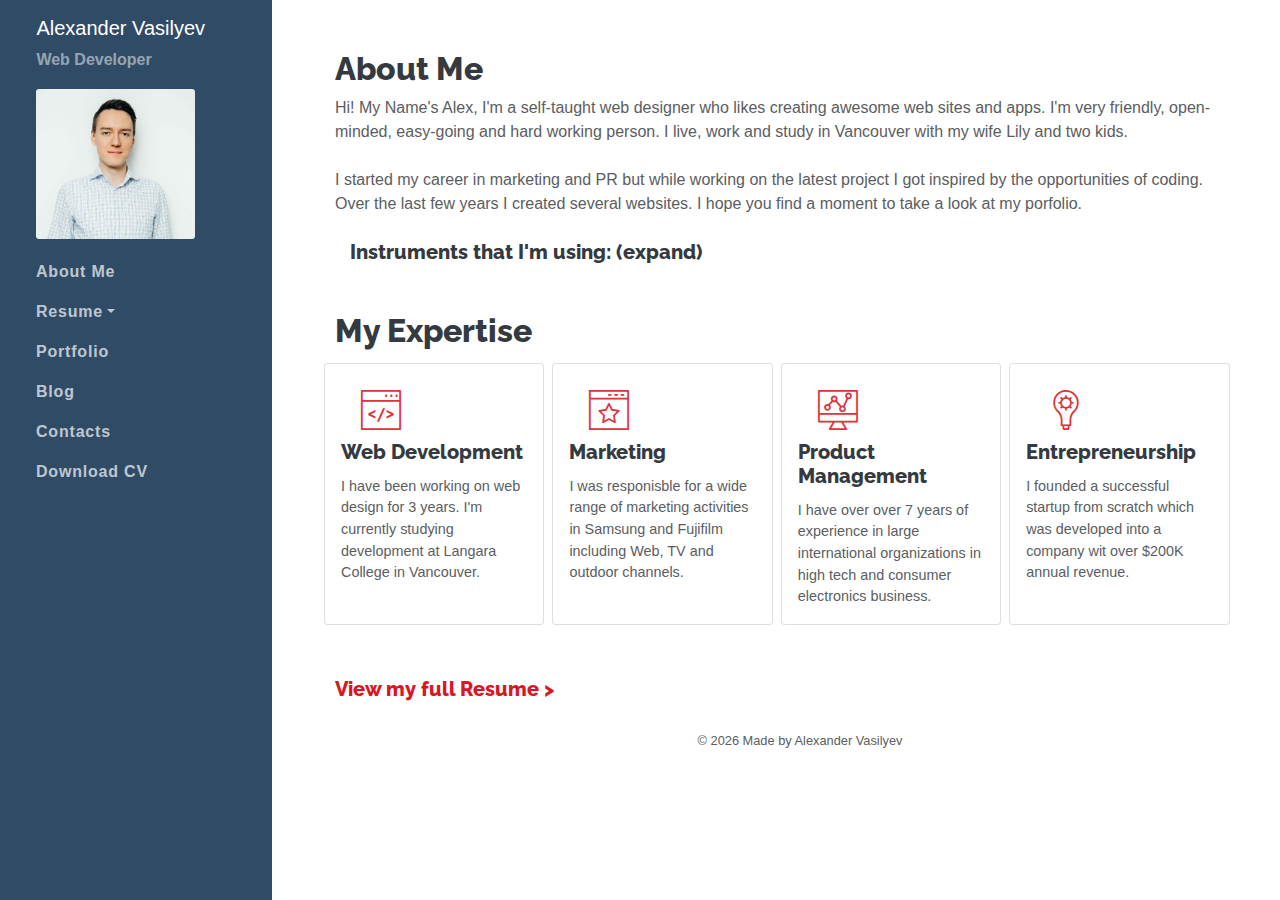
<file: index.html>
<!doctype html>
<html lang="ru">
  <head>
    <!-- Required meta tags -->
    <meta charset="utf-8">
    <meta name="viewport" content="width=device-width, initial-scale=1, shrink-to-fit=no">
    <!-- Bootstrap CSS -->
    <link href="css/bootstrap.min.css" rel="stylesheet">
    <link href="https://fonts.googleapis.com/css?family=Open+Sans|Raleway" rel="stylesheet">
    <link rel="stylesheet" href="https://use.fontawesome.com/releases/v5.5.0/css/all.css" integrity="sha384-B4dIYHKNBt8Bc12p+WXckhzcICo0wtJAoU8YZTY5qE0Id1GSseTk6S+L3BlXeVIU" crossorigin="anonymous">
    <link rel="stylesheet" href="vendors/flaticon/font/flaticon.css">
    <link rel="stylesheet" href="css/hover.css">
    <link rel="stylesheet" href="css/style.css">


<title>Alexander Vasilyev Resume</title>
    <link rel="icon" href="img/fav-icon.png" type="image/x-icon">

</head>
<body id="page-top">

<div class="container-fluid">
      <div class="row">
        <div class="col-lg-3">
          <nav class="navbar navbar-expand-lg navbar-dark bg-primary fixed-top" id="sideNav">
            <a class="navbar-brand js-scroll-trigger" href="index.html">
              <p class="d-block d-lg-none sub_text">Alexander Vasilyev</p>
              <div class="title_image d-none d-lg-block">
                <p>Alexander Vasilyev<br/><span class="subheading">Web Developer</span></p>
                <img class="img-fluid img-profile" src="img/profile.jpg" alt="">
              </div>
            </a>
            <button class="navbar-toggler" type="button" data-toggle="collapse" data-target="#navbarSupportedContent" aria-controls="navbarSupportedContent" aria-expanded="false" aria-label="Toggle navigation">
              <span class="navbar-toggler-icon"></span>
            </button>
            <div class="collapse navbar-collapse" id="navbarSupportedContent">
              <ul class="navbar-nav">
                <li class="nav-item">
                  <a class="nav-link" href="index.html">About Me</a>
                </li>

                <li class="nav-item dropdown">
                  <a class="nav-link dropdown-toggle" href="resume.html"role="button" id="dropdownMenuLink" data-toggle="dropdown" aria-haspopup="true" aria-expanded="false">Resume</a>
                  <div class="dropdown-menu ml-5" aria-labelledby="dropdownMenuLink">
                    <a class="dropdown-item" href="resume.html#skills">My Expertise and Skills</a>
                    <a class="dropdown-item" href="resume.html#experience">Professional experience</a>
                    <a class="dropdown-item" href="resume.html#academic">Academic Background</a>
                    <a class="dropdown-item" href="resume.html#references">References</a>
                  </div>
                </li>

                <li class="nav-item">
                  <a class="nav-link" href="portfolio.html">Portfolio</a>
                </li>
                <li class="nav-item">
                  <a class="nav-link" href="blog/blog.html">Blog</a>
                </li>
                <li class="nav-item">
                  <a class="nav-link" href="contacts.html">Contacts</a>
                </li>
                <li class="nav-item">
                  <a class="nav-link" href="https://docs.google.com/document/d/1MrDrO0gMJGsdqNrBu8bcnDjDLzVVv-unZzDiSxc69TQ/edit?usp=sharing" target="_blank">Download CV<i class="fa fa-file-download fa-lg ml-3 download_cv"></i></a>
                </li>
              </ul>
            </div>
          </nav>
        </div>




<main class="col-lg-9" role="main">
<div class="right_block">

<div class="mb-4">
<h3>About Me</h3>
<p>Hi! My Name's Alex, I'm a self-taught web designer who likes creating awesome web sites and apps. I'm very friendly, open-minded, easy-going and hard working person. I live, work and study in Vancouver with my wife Lily and two kids.<br/><br/>
I started my career in marketing and PR but while working on the latest project I got inspired by the opportunities of coding. Over the last few years I created several websites. I hope you find a moment to take a look at my porfolio.</p>
</div>




<div class="expand-block mb-5">
<h5 class="expand-plus mb-4"><i class="fa fa-plus-square fa-md"></i>Instruments that I'm using: <a>(expand)</a></h5>
<div class="expand-text">
            <p><i class="fa fa-toolbox"></i>Computer: MacBook Pro (Retina, 13-inch, Late 2013)</p>
            <p><i class="fa fa-wrench"></i>Editor: <a href="https://atom.io/" target="_blank">Atom</a></p>
            <p><i class="fa fa-paint-roller "></i>Sketching: <a href="https://www.adobe.com/products/xd.html" target="_blank">Adobe Xd</a></p>
            <p><i class="fa fa-screwdriver"></i>CMS: <a href="https://www.joomla.org/" target="_blank">Wordpress / Joomla</a></p>
            <p><i class="fa fa-hammer"></i>Newsletter: <a href="https://mailchimp.com/" target="_blank">Mailchimp</a></p>
            <p><i class="fa fa-check"></i>Notes and Tasks: <a href="https://evernote.com/" target="_blank">Evernote</a> and <a href="https://www.wunderlist.com/" target="_blank">Wunderlist</a></p>
          </div>
        </div>




<div class="mb-5">
<h3>My Expertise</h3>
<div class="row ml-o pl-0">
          <div class="col-lg col-sm-4 col-xs-12 card p-3 m-1">
            <div class="icon">
                <i class="flaticon-browser-3"></i>
            </div>
            <div>
              <h5 class="card-title">Web Development</h5>
              <p class="card-text">I have been working on web design for 3 years. I'm currently studying development at Langara College in Vancouver.</p>
            </div>
          </div>
          <div class="col-lg col-sm-4 col-xs-12 card p-3 m-1">
            <div class="icon">
                <i class="flaticon-browser-5"></i>
            </div>
            <div>
              <h5 class="card-title">Marketing</h5>
              <p class="card-text">I was responisble for a wide range of marketing activities in Samsung and Fujifilm including Web, TV and outdoor channels.</p>
            </div>
          </div>
          <div class="col-lg col-sm-4 col-xs-12 card p-3 m-1">
            <div class="icon">
                <i class="flaticon-stats-1"></i>
            </div>
            <div>
              <h5 class="card-title">Product Management</h5>
              <p class="card-text">I have over over 7 years of experience in large international organizations in high tech and consumer electronics business.</p>
            </div>
          </div>
          <div class="col-lg col-sm-4 col-xs-12 card p-3 m-1">
            <div class="icon">
                <i class="flaticon-idea"></i>
            </div>
            <div>
              <h5 class="card-title">Entrepreneurship</h5>
              <p class="card-text">I founded a successful startup from scratch which was developed into a company wit over $200K annual revenue.</p>
            </div>
          </div>
        </div>
        </div>

<h5><a href="resume.html#skills">View my full Resume ></a><h5>


      </div> <!--end of right_block -->

        <footer>
            <div class="footer">
                <div>&copy; <script>document.write(new Date().getFullYear());</script> Made by Alexander Vasilyev</a> </div>
            </div>
        </footer>

        </main>
      </div>
    </div>





    <!-- Optional JavaScript -->
    <!-- jQuery first, then Popper.js, then Bootstrap JS -->
    <script src="js/jquery-3.2.1.min.js"></script>
    <script src="https://cdnjs.cloudflare.com/ajax/libs/popper.js/1.12.9/umd/popper.min.js" integrity="sha384-ApNbgh9B+Y1QKtv3Rn7W3mgPxhU9K/ScQsAP7hUibX39j7fakFPskvXusvfa0b4Q" crossorigin="anonymous"></script>
    <script src="js/bootstrap.min.js"></script>
    <script src="js/script.js"></script>
  </body>
</html>
</file>
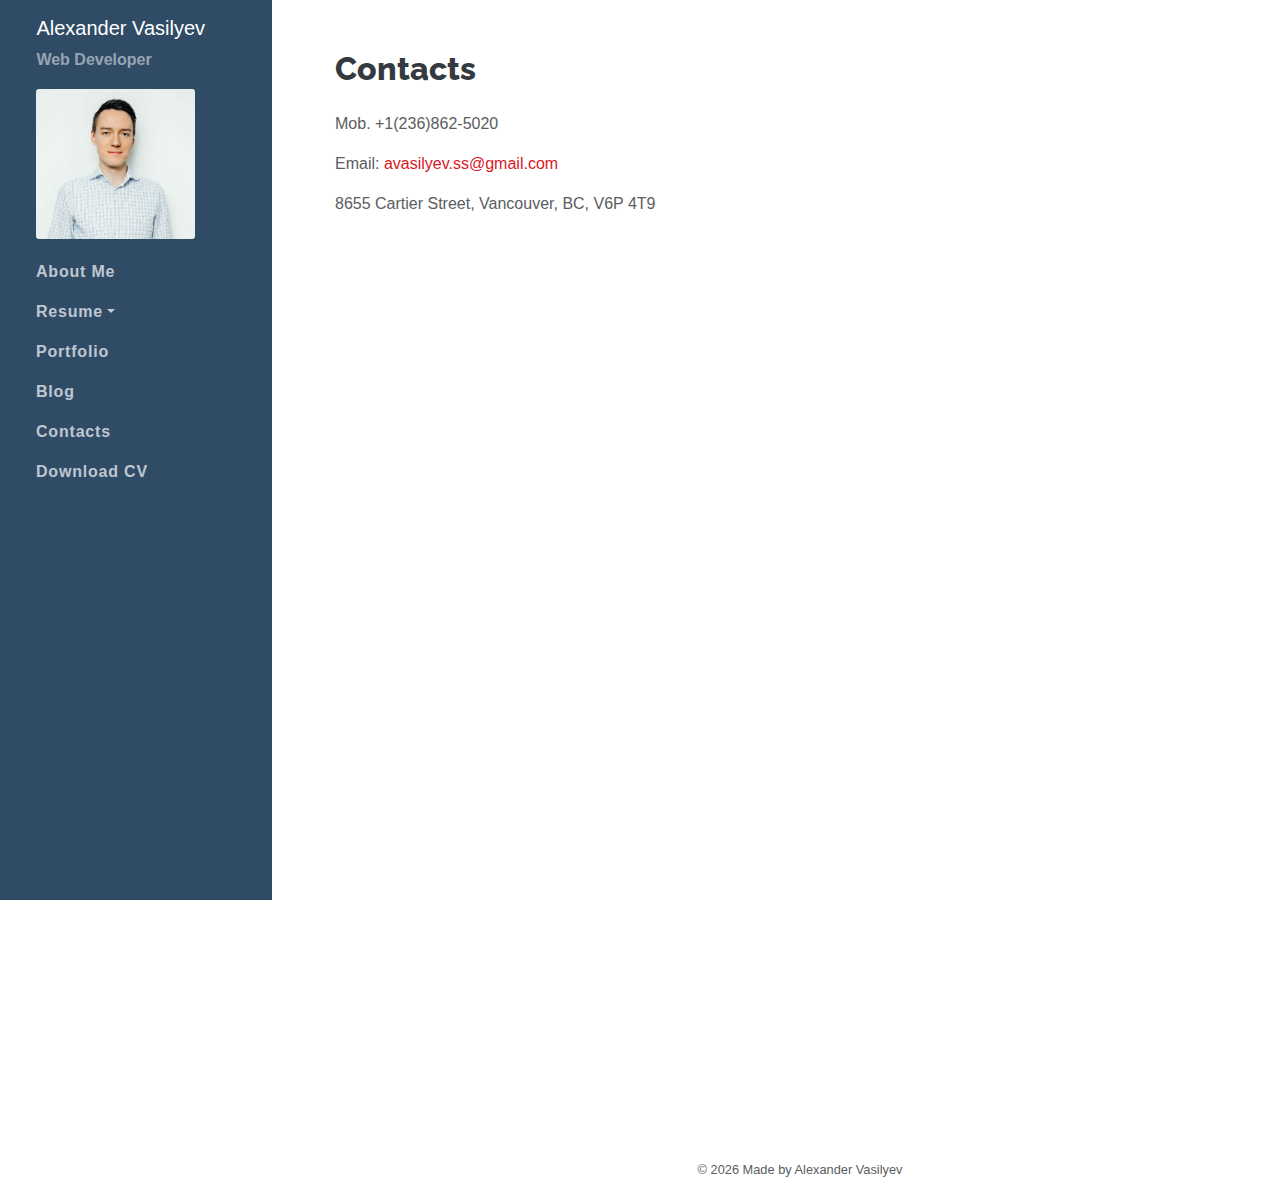
<file: contacts.html>
<!doctype html>
<html lang="ru">
  <head>
    <!-- Required meta tags -->
    <meta charset="utf-8">
    <meta name="viewport" content="width=device-width, initial-scale=1, shrink-to-fit=no">
    <!-- Bootstrap CSS -->
    <link href="css/bootstrap.min.css" rel="stylesheet">
    <link href="https://fonts.googleapis.com/css?family=Open+Sans|Raleway" rel="stylesheet">
    <link rel="stylesheet" href="https://use.fontawesome.com/releases/v5.5.0/css/all.css" integrity="sha384-B4dIYHKNBt8Bc12p+WXckhzcICo0wtJAoU8YZTY5qE0Id1GSseTk6S+L3BlXeVIU" crossorigin="anonymous">
    <link rel="stylesheet" href="vendors/flaticon/font/flaticon.css">
    <link rel="stylesheet" href="css/hover.css">
    <link rel="stylesheet" href="css/style.css">


<title>Alexander Vasilyev Portfolio</title>
</head>
<body id="page-top">

<div class="container-fluid">
      <div class="row">
        <div class="col-lg-3">
          <nav class="navbar navbar-expand-lg navbar-dark bg-primary fixed-top" id="sideNav">
            <a class="navbar-brand js-scroll-trigger" href="index.html">
              <p class="d-block d-lg-none sub_text">Alexander Vasilyev</p>
              <div class="title_image d-none d-lg-block">
                <p>Alexander Vasilyev<br/><span class="subheading">Web Developer</span></p>
                <img class="img-fluid img-profile" src="img/profile.jpg" alt="">
              </div>
            </a>
            <button class="navbar-toggler" type="button" data-toggle="collapse" data-target="#navbarSupportedContent" aria-controls="navbarSupportedContent" aria-expanded="false" aria-label="Toggle navigation">
              <span class="navbar-toggler-icon"></span>
            </button>
            <div class="collapse navbar-collapse" id="navbarSupportedContent">
              <ul class="navbar-nav">
                <li class="nav-item">
                  <a class="nav-link" href="index.html">About Me</a>
                </li>

                <li class="nav-item dropdown">
                  <a class="nav-link dropdown-toggle" href="resume.html"role="button" id="dropdownMenuLink" data-toggle="dropdown" aria-haspopup="true" aria-expanded="false">Resume</a>
                  <div class="dropdown-menu ml-5" aria-labelledby="dropdownMenuLink">
                    <a class="dropdown-item" href="resume.html#skills">My Expertise and Skills</a>
                    <a class="dropdown-item" href="resume.html#experience">Professional experience</a>
                    <a class="dropdown-item" href="resume.html#academic">Academic Background</a>
                    <a class="dropdown-item" href="resume.html#references">References</a>
                  </div>
                </li>

                <li class="nav-item">
                  <a class="nav-link" href="portfolio.html">Portfolio</a>
                </li>
                <li class="nav-item">
                  <a class="nav-link" href="blog/blog.html">Blog</a>
                </li>
                <li class="nav-item">
                  <a class="nav-link" href="contacts.html">Contacts</a>
                </li>
                <li class="nav-item">
                  <a class="nav-link" href="https://docs.google.com/document/d/1MrDrO0gMJGsdqNrBu8bcnDjDLzVVv-unZzDiSxc69TQ/edit?usp=sharing" target="_blank">Download CV<i class="fa fa-file-download fa-lg ml-3 download_cv"></i></a>
                </li>

              </ul>
            </div>
          </nav>
        </div>




<main class="col-lg-9" role="main">
<div class="right_block">

<div class="mb-4">
<h3>Contacts</h3>
</div>



<p>Mob. +1(236)862-5020</p>
<p>Email: <a href="mailto:avasilyev.ss@gmail.com">avasilyev.ss@gmail.com</a></p>
  <p>8655 Cartier Street, Vancouver, BC, V6P 4T9</p>

<iframe src="https://docs.google.com/forms/d/e/1FAIpQLSdFjmNsncujkh2ND5zrpq6h1WnK293nRLatz-NKCP46cZ-8WQ/viewform?embedded=true" width="640" height="891" frameborder="0" marginheight="0" marginwidth="0">Loading...</iframe>


      </div> <!--end of right_block -->

        <footer>
            <div class="footer">
                <div>&copy; <script>document.write(new Date().getFullYear());</script> Made by Alexander Vasilyev</a> </div>
            </div>
        </footer>

        </main>
      </div>
    </div>





    <!-- Optional JavaScript -->
    <!-- jQuery first, then Popper.js, then Bootstrap JS -->
    <script src="js/jquery-3.2.1.min.js"></script>
    <script src="https://cdnjs.cloudflare.com/ajax/libs/popper.js/1.12.9/umd/popper.min.js" integrity="sha384-ApNbgh9B+Y1QKtv3Rn7W3mgPxhU9K/ScQsAP7hUibX39j7fakFPskvXusvfa0b4Q" crossorigin="anonymous"></script>
    <script src="js/bootstrap.min.js"></script>
    <script src="js/script.js"></script>
  </body>
</html>
</file>
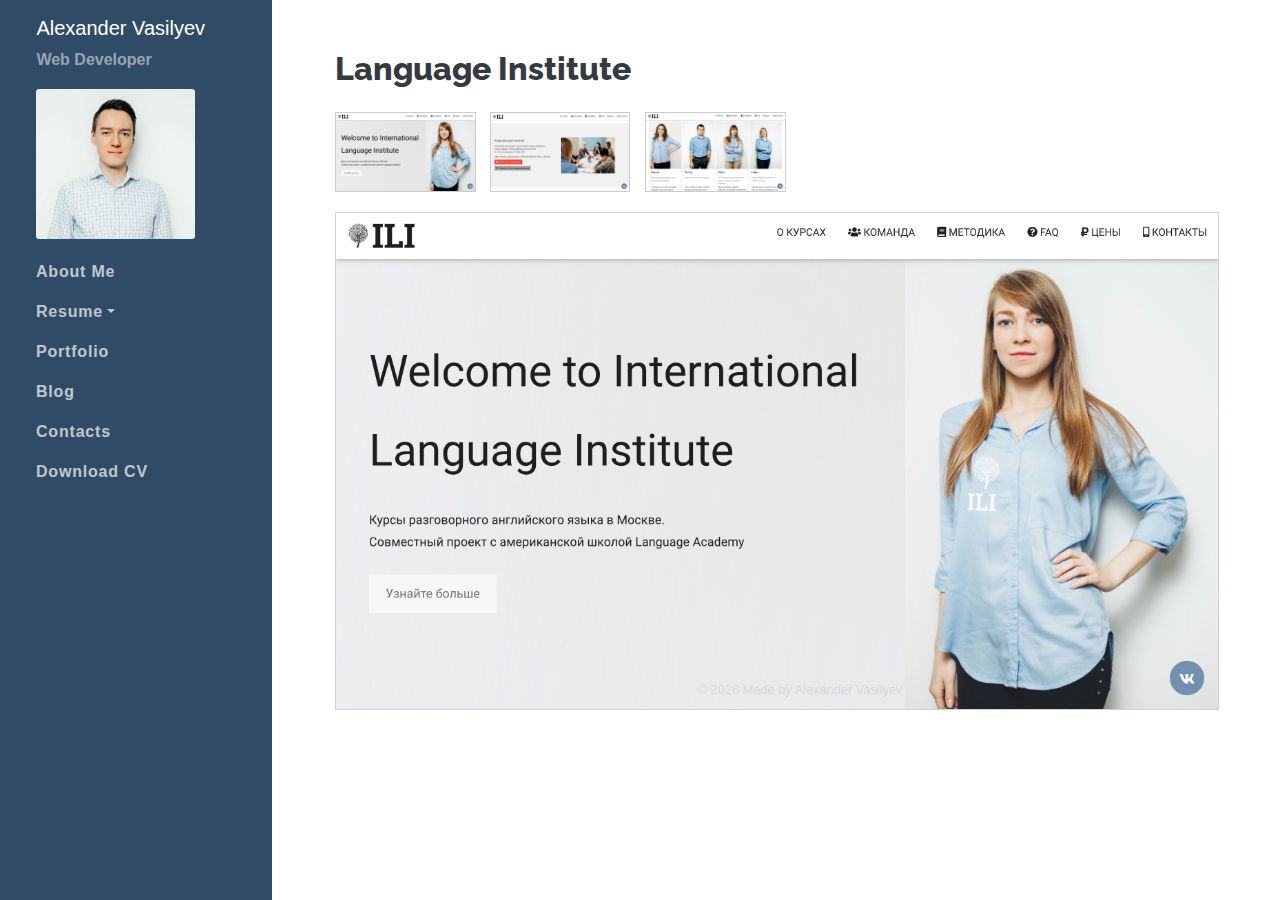
<file: ili.html>
<!doctype html>
<html lang="ru">
  <head>
    <!-- Required meta tags -->
    <meta charset="utf-8">
    <meta name="viewport" content="width=device-width, initial-scale=1, shrink-to-fit=no">
    <!-- Bootstrap CSS -->
    <link href="css/bootstrap.min.css" rel="stylesheet">
    <link href="https://fonts.googleapis.com/css?family=Open+Sans|Raleway" rel="stylesheet">
    <link rel="stylesheet" href="https://use.fontawesome.com/releases/v5.5.0/css/all.css" integrity="sha384-B4dIYHKNBt8Bc12p+WXckhzcICo0wtJAoU8YZTY5qE0Id1GSseTk6S+L3BlXeVIU" crossorigin="anonymous">
    <link rel="stylesheet" href="vendors/flaticon/font/flaticon.css">
    <link rel="stylesheet" href="css/hover.css">
    <link rel="stylesheet" href="css/style.css">


<title>Alexander Vasilyev Portfolio</title>
</head>
<body id="page-top">

<div class="container-fluid">
      <div class="row">
        <div class="col-lg-3">
          <nav class="navbar navbar-expand-lg navbar-dark bg-primary fixed-top" id="sideNav">
            <a class="navbar-brand js-scroll-trigger" href="index.html">
              <p class="d-block d-lg-none sub_text">Alexander Vasilyev</p>
              <div class="title_image d-none d-lg-block">
                <p>Alexander Vasilyev<br/><span class="subheading">Web Developer</span></p>
                <img class="img-fluid img-profile" src="img/profile.jpg" alt="">
              </div>
            </a>
            <button class="navbar-toggler" type="button" data-toggle="collapse" data-target="#navbarSupportedContent" aria-controls="navbarSupportedContent" aria-expanded="false" aria-label="Toggle navigation">
              <span class="navbar-toggler-icon"></span>
            </button>
            <div class="collapse navbar-collapse" id="navbarSupportedContent">
              <ul class="navbar-nav">
                <li class="nav-item">
                  <a class="nav-link" href="index.html">About Me</a>
                </li>

                <li class="nav-item dropdown">
                  <a class="nav-link dropdown-toggle" href="resume.html"role="button" id="dropdownMenuLink" data-toggle="dropdown" aria-haspopup="true" aria-expanded="false">Resume</a>
                  <div class="dropdown-menu ml-5" aria-labelledby="dropdownMenuLink">
                    <a class="dropdown-item" href="resume.html#skills">My Expertise and Skills</a>
                    <a class="dropdown-item" href="resume.html#experience">Professional experience</a>
                    <a class="dropdown-item" href="resume.html#academic">Academic Background</a>
                    <a class="dropdown-item" href="resume.html#references">References</a>
                  </div>
                </li>

                <li class="nav-item">
                  <a class="nav-link" href="portfolio.html">Portfolio</a>
                </li>
                <li class="nav-item">
                  <a class="nav-link" href="blog.html">Blog</a>
                </li>
                <li class="nav-item">
                  <a class="nav-link" href="contacts.html">Contacts</a>
                </li>
                <li class="nav-item">
                  <a class="nav-link" href="https://drive.google.com/file/d/1oDyj9Gxj7zKJjiwHkrQJwdN3GR1-8sr8/view?usp=sharing" target="_blank">Download CV<i class="fa fa-file-download fa-lg ml-3 download_cv"></i></a>
                </li>

              </ul>
            </div>
          </nav>
        </div>




<main class="col-lg-9" role="main">
<div class="right_block">

<div class="mb-4">
<h3>Language Institute</h3>
</div>



<div id="gallery">
  <a href="img/portfolio/ili-01.jpg"><img src="img/portfolio/ili-01.jpg" alt=""></a>

  <a href="img/portfolio/ili-02.jpg"><img src="img/portfolio/ili-02.jpg" alt=""></a>

  <a href="img/portfolio/ili-03.jpg"><img src="img/portfolio/ili-03.jpg" alt=""></a>

</div>
<div id="photo"></div>







      </div> <!--end of right_block -->

        <footer>
            <div class="footer">
                <div>&copy; <script>document.write(new Date().getFullYear());</script> Made by Alexander Vasilyev</a> </div>
            </div>
        </footer>

        </main>
      </div>
    </div>





    <!-- Optional JavaScript -->
    <!-- jQuery first, then Popper.js, then Bootstrap JS -->
    <script src="js/jquery-3.2.1.min.js"></script>
    <script src="https://cdnjs.cloudflare.com/ajax/libs/popper.js/1.12.9/umd/popper.min.js" integrity="sha384-ApNbgh9B+Y1QKtv3Rn7W3mgPxhU9K/ScQsAP7hUibX39j7fakFPskvXusvfa0b4Q" crossorigin="anonymous"></script>
    <script src="js/bootstrap.min.js"></script>
    <script src="js/script.js"></script>
  </body>
</html>
</file>
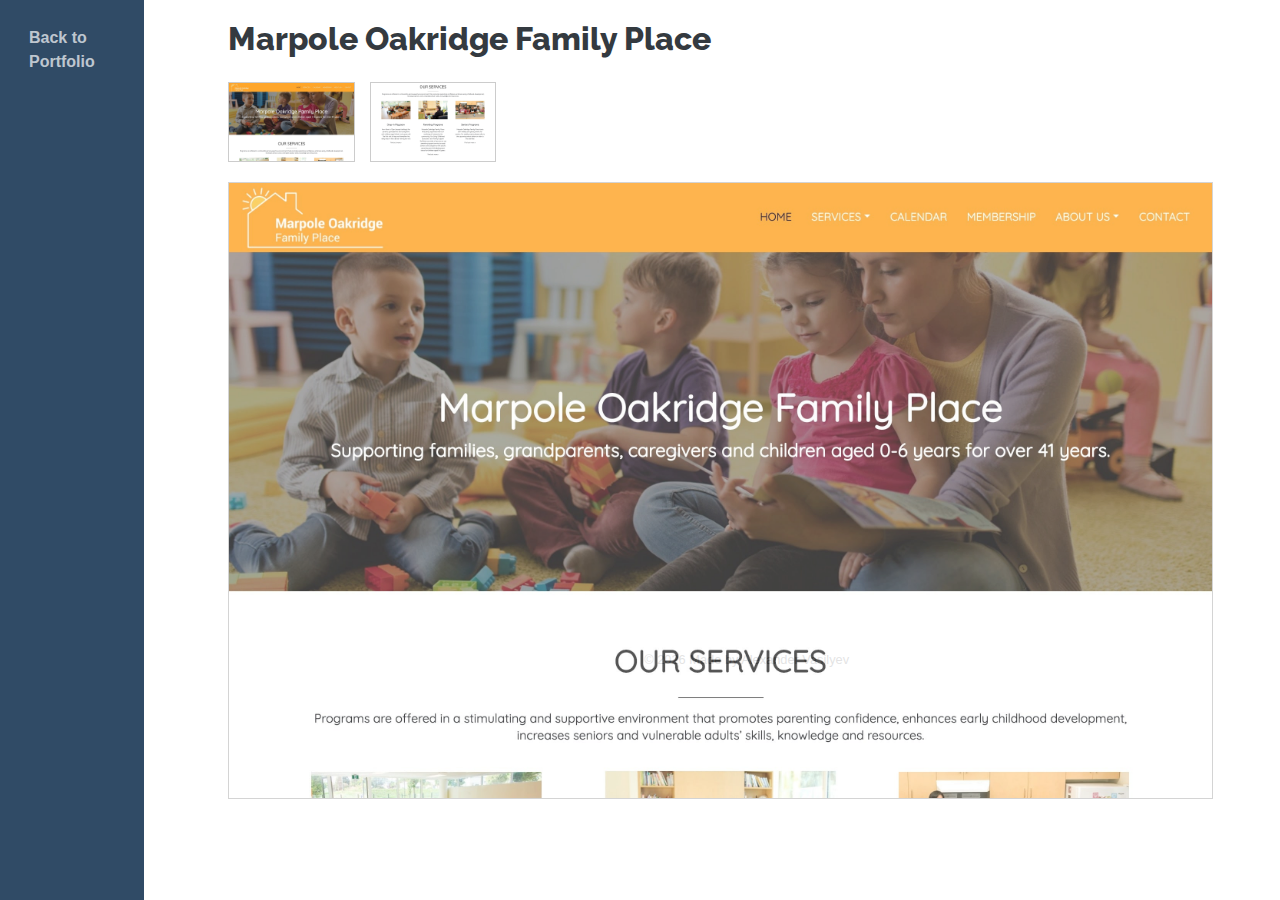
<file: mofp.html>
<!doctype html>
<html lang="ru">
  <head>
    <!-- Required meta tags -->
    <meta charset="utf-8">
    <meta name="viewport" content="width=device-width, initial-scale=1, shrink-to-fit=no">
    <!-- Bootstrap CSS -->
    <link href="css/bootstrap.min.css" rel="stylesheet">
    <link href="https://fonts.googleapis.com/css?family=Open+Sans|Raleway" rel="stylesheet">
    <link rel="stylesheet" href="https://use.fontawesome.com/releases/v5.5.0/css/all.css" integrity="sha384-B4dIYHKNBt8Bc12p+WXckhzcICo0wtJAoU8YZTY5qE0Id1GSseTk6S+L3BlXeVIU" crossorigin="anonymous">
    <link rel="stylesheet" href="vendors/flaticon/font/flaticon.css">
    <link rel="stylesheet" href="css/hover.css">
    <link rel="stylesheet" href="css/style.css">


<title>Alexander Vasilyev Portfolio</title>
</head>
<body id="page-top">

<div class="container-fluid">
      <div class="row">
        <div class="col-lg-2">
          <nav class="navbar navbar-expand-lg navbar-dark bg-primary fixed-top" id="sideNav_portfolio">
            <a class="navbar-brand js-scroll-trigger" href="portfolio.html">
              <i class="fas fa-chevron-circle-left"></i>
              <p class="d-block d-lg-none sub_text">Back to Portfolio</p>
              <div class="title_image d-none d-lg-block">

              </div>
            </a>
            <button class="navbar-toggler" type="button" data-toggle="collapse" data-target="#navbarSupportedContent" aria-controls="navbarSupportedContent" aria-expanded="false" aria-label="Toggle navigation">
              <span class="navbar-toggler-icon"></span>
            </button>
            <div class="collapse navbar-collapse" id="navbarSupportedContent">
              <ul class="navbar-nav">
                <li class="nav-item">
                  <a class="nav-link" href="portfolio.html">Back to Portfolio</a>
                </li>
              </ul>
            </div>
          </nav>
        </div>




<main class="col-lg-10" role="main">
<div class="right_block">

<div class="mb-4 portfolio_title">
<h3>Marpole Oakridge Family Place</h3>
</div>



<div id="gallery">
  <a href="img/portfolio/mofp_01.jpg"><img src="img/portfolio/mofp_01.jpg" alt=""></a>

  <a href="img/portfolio/mofp_02.jpg"><img src="img/portfolio/mofp_02.jpg" alt=""></a>

</div>
<div id="photo"></div>







      </div> <!--end of right_block -->

        <footer>
            <div class="footer">
                <div>&copy; <script>document.write(new Date().getFullYear());</script> Made by Alexander Vasilyev</a> </div>
            </div>
        </footer>

        </main>
      </div>
    </div>





    <!-- Optional JavaScript -->
    <!-- jQuery first, then Popper.js, then Bootstrap JS -->
    <script src="js/jquery-3.2.1.min.js"></script>
    <script src="https://cdnjs.cloudflare.com/ajax/libs/popper.js/1.12.9/umd/popper.min.js" integrity="sha384-ApNbgh9B+Y1QKtv3Rn7W3mgPxhU9K/ScQsAP7hUibX39j7fakFPskvXusvfa0b4Q" crossorigin="anonymous"></script>
    <script src="js/bootstrap.min.js"></script>
    <script src="js/script.js"></script>
  </body>
</html>
</file>
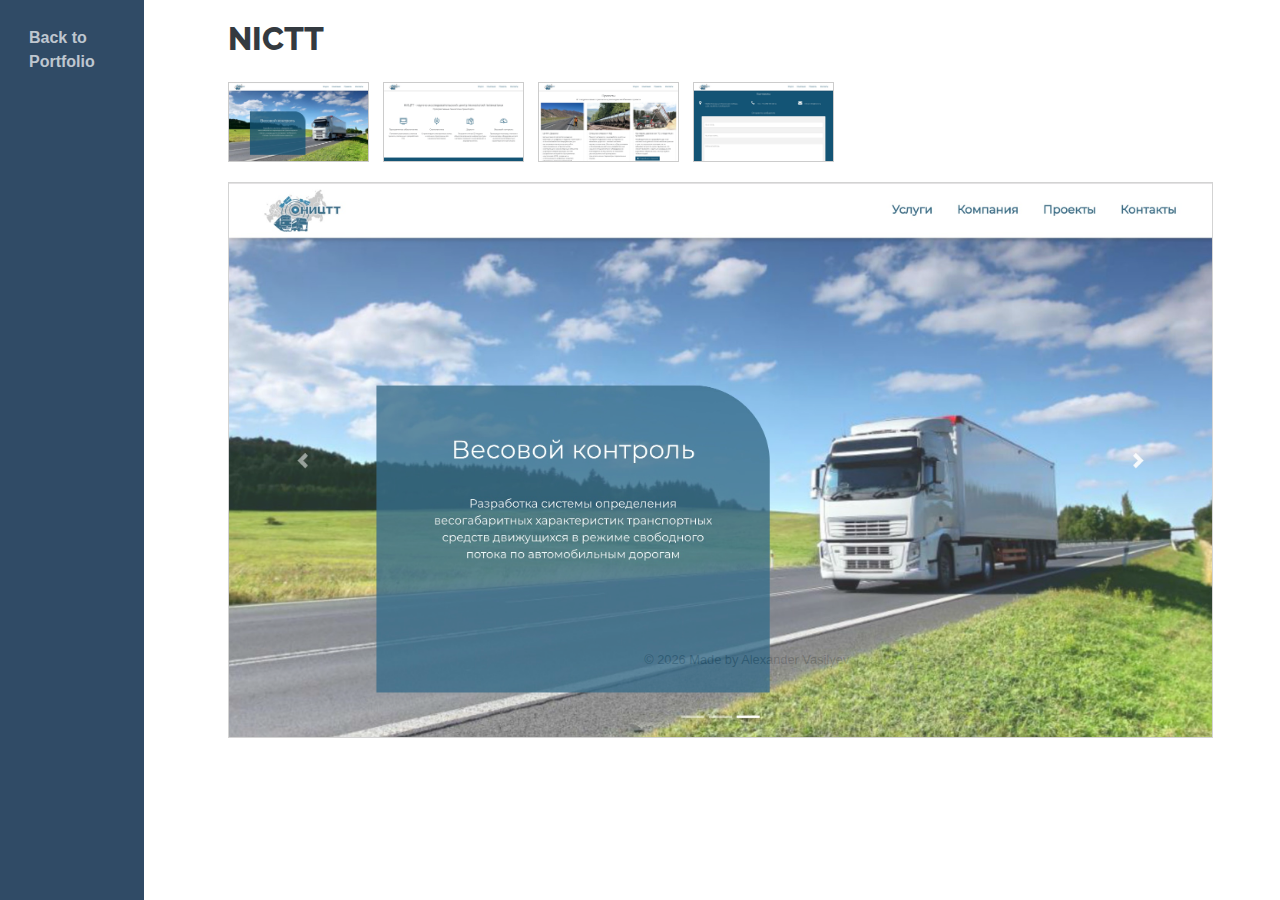
<file: nictt.html>
<!doctype html>
<html lang="ru">
  <head>
    <!-- Required meta tags -->
    <meta charset="utf-8">
    <meta name="viewport" content="width=device-width, initial-scale=1, shrink-to-fit=no">
    <!-- Bootstrap CSS -->
    <link href="css/bootstrap.min.css" rel="stylesheet">
    <link href="https://fonts.googleapis.com/css?family=Open+Sans|Raleway" rel="stylesheet">
    <link rel="stylesheet" href="https://use.fontawesome.com/releases/v5.5.0/css/all.css" integrity="sha384-B4dIYHKNBt8Bc12p+WXckhzcICo0wtJAoU8YZTY5qE0Id1GSseTk6S+L3BlXeVIU" crossorigin="anonymous">
    <link rel="stylesheet" href="vendors/flaticon/font/flaticon.css">
    <link rel="stylesheet" href="css/hover.css">
    <link rel="stylesheet" href="css/style.css">


<title>Alexander Vasilyev Portfolio</title>
</head>
<body id="page-top">

<div class="container-fluid">
      <div class="row">
        <div class="col-lg-2">
          <nav class="navbar navbar-expand-lg navbar-dark bg-primary fixed-top" id="sideNav_portfolio">
            <a class="navbar-brand js-scroll-trigger" href="portfolio.html">
              <i class="fas fa-chevron-circle-left"></i>
              <p class="d-block d-lg-none sub_text">Back to Portfolio</p>
              <div class="title_image d-none d-lg-block">

              </div>
            </a>
            <button class="navbar-toggler" type="button" data-toggle="collapse" data-target="#navbarSupportedContent" aria-controls="navbarSupportedContent" aria-expanded="false" aria-label="Toggle navigation">
              <span class="navbar-toggler-icon"></span>
            </button>
            <div class="collapse navbar-collapse" id="navbarSupportedContent">
              <ul class="navbar-nav">
                <li class="nav-item">
                  <a class="nav-link" href="portfolio.html">Back to Portfolio</a>
                </li>
              </ul>
            </div>
          </nav>
        </div>




<main class="col-lg-10" role="main">
<div class="right_block">

<div class="mb-4 portfolio_title">
<h3>NICTT</h3>
</div>



<div id="gallery">
  <a href="img/portfolio/nictt-01.jpg"><img src="img/portfolio/nictt-01.jpg" alt=""></a>

  <a href="img/portfolio/nictt-02.jpg"><img src="img/portfolio/nictt-02.jpg" alt=""></a>

  <a href="img/portfolio/nictt-03.jpg"><img src="img/portfolio/nictt-03.jpg" alt=""></a>

  <a href="img/portfolio/nictt-04.jpg"><img src="img/portfolio/nictt-04.jpg" alt=""></a>

</div>
<div id="photo"></div>







      </div> <!--end of right_block -->

        <footer>
            <div class="footer">
                <div>&copy; <script>document.write(new Date().getFullYear());</script> Made by Alexander Vasilyev</a> </div>
            </div>
        </footer>

        </main>
      </div>
    </div>





    <!-- Optional JavaScript -->
    <!-- jQuery first, then Popper.js, then Bootstrap JS -->
    <script src="js/jquery-3.2.1.min.js"></script>
    <script src="https://cdnjs.cloudflare.com/ajax/libs/popper.js/1.12.9/umd/popper.min.js" integrity="sha384-ApNbgh9B+Y1QKtv3Rn7W3mgPxhU9K/ScQsAP7hUibX39j7fakFPskvXusvfa0b4Q" crossorigin="anonymous"></script>
    <script src="js/bootstrap.min.js"></script>
    <script src="js/script.js"></script>
  </body>
</html>
</file>
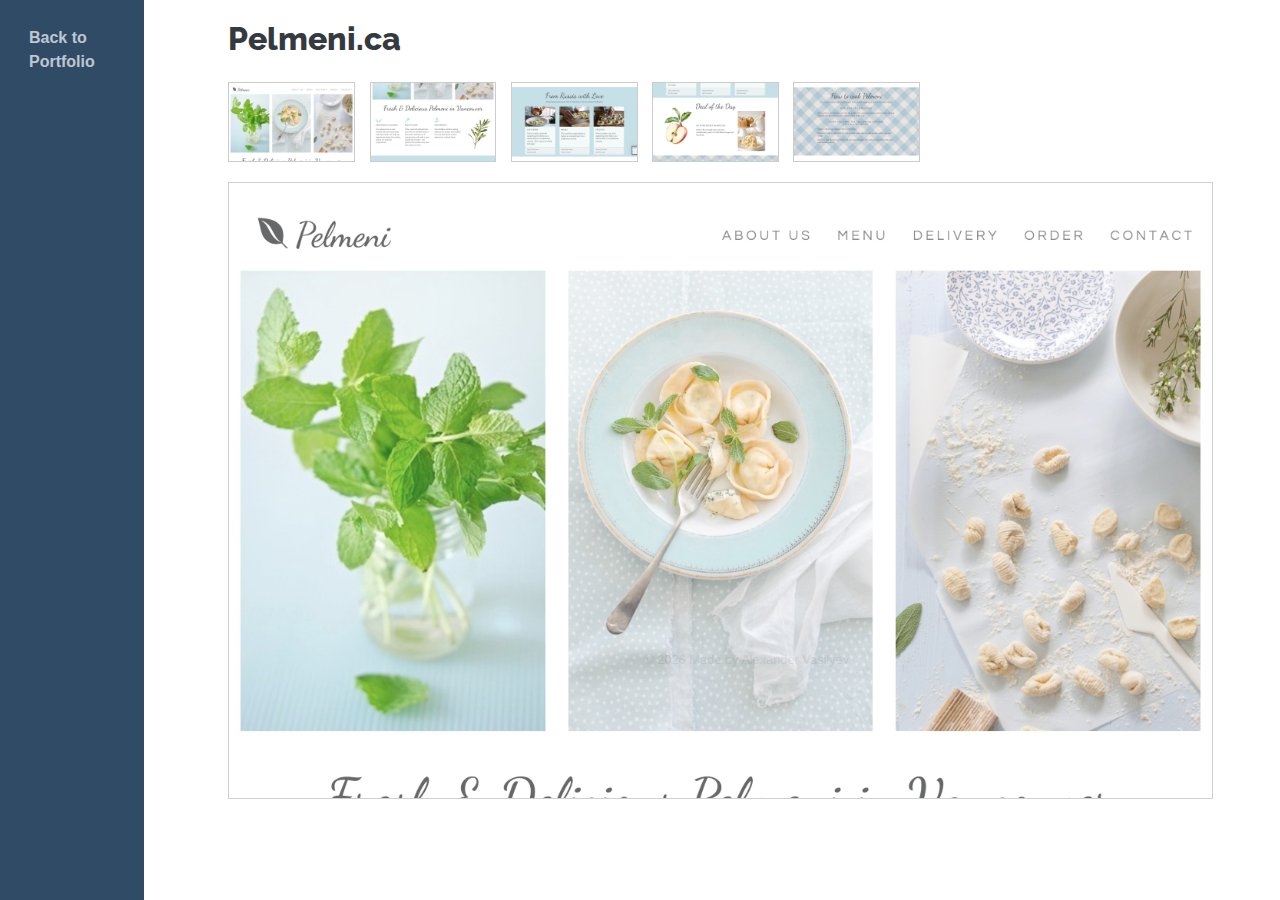
<file: pelmeni.html>
<!doctype html>
<html lang="ru">
  <head>
    <!-- Required meta tags -->
    <meta charset="utf-8">
    <meta name="viewport" content="width=device-width, initial-scale=1, shrink-to-fit=no">
    <!-- Bootstrap CSS -->
    <link href="css/bootstrap.min.css" rel="stylesheet">
    <link href="https://fonts.googleapis.com/css?family=Open+Sans|Raleway" rel="stylesheet">
    <link rel="stylesheet" href="https://use.fontawesome.com/releases/v5.5.0/css/all.css" integrity="sha384-B4dIYHKNBt8Bc12p+WXckhzcICo0wtJAoU8YZTY5qE0Id1GSseTk6S+L3BlXeVIU" crossorigin="anonymous">
    <link rel="stylesheet" href="vendors/flaticon/font/flaticon.css">
    <link rel="stylesheet" href="css/hover.css">
    <link rel="stylesheet" href="css/style.css">


<title>Alexander Vasilyev Portfolio</title>
</head>
<body id="page-top">

<div class="container-fluid">
      <div class="row">
        <div class="col-lg-2">
          <nav class="navbar navbar-expand-lg navbar-dark bg-primary fixed-top" id="sideNav_portfolio">
            <a class="navbar-brand js-scroll-trigger" href="portfolio.html">
              <i class="fas fa-chevron-circle-left"></i>
              <p class="d-block d-lg-none sub_text">Back to Portfolio</p>
              <div class="title_image d-none d-lg-block">

              </div>
            </a>
            <button class="navbar-toggler" type="button" data-toggle="collapse" data-target="#navbarSupportedContent" aria-controls="navbarSupportedContent" aria-expanded="false" aria-label="Toggle navigation">
              <span class="navbar-toggler-icon"></span>
            </button>
            <div class="collapse navbar-collapse" id="navbarSupportedContent">
              <ul class="navbar-nav">
                <li class="nav-item">
                  <a class="nav-link" href="portfolio.html">Back to Portfolio</a>
                </li>
              </ul>
            </div>
          </nav>
        </div>




<main class="col-lg-10" role="main">
<div class="right_block">

<div class="mb-4 portfolio_title">
<h3>Pelmeni.ca</h3>
</div>



<div id="gallery">
  <a href="img/portfolio/pelmeni-01.jpg"><img src="img/portfolio/pelmeni-01.jpg" alt=""></a>

  <a href="img/portfolio/pelmeni-02.jpg"><img src="img/portfolio/pelmeni-02.jpg" alt=""></a>

  <a href="img/portfolio/pelmeni-03.jpg"><img src="img/portfolio/pelmeni-03.jpg" alt=""></a>

  <a href="img/portfolio/pelmeni-04.jpg"><img src="img/portfolio/pelmeni-04.jpg" alt=""></a>

  <a href="img/portfolio/pelmeni-05.jpg"><img src="img/portfolio/pelmeni-05.jpg" alt=""></a>

</div>
<div id="photo"></div>







      </div> <!--end of right_block -->

        <footer>
            <div class="footer">
                <div>&copy; <script>document.write(new Date().getFullYear());</script> Made by Alexander Vasilyev</a> </div>
            </div>
        </footer>

        </main>
      </div>
    </div>





    <!-- Optional JavaScript -->
    <!-- jQuery first, then Popper.js, then Bootstrap JS -->
    <script src="js/jquery-3.2.1.min.js"></script>
    <script src="https://cdnjs.cloudflare.com/ajax/libs/popper.js/1.12.9/umd/popper.min.js" integrity="sha384-ApNbgh9B+Y1QKtv3Rn7W3mgPxhU9K/ScQsAP7hUibX39j7fakFPskvXusvfa0b4Q" crossorigin="anonymous"></script>
    <script src="js/bootstrap.min.js"></script>
    <script src="js/script.js"></script>
  </body>
</html>
</file>
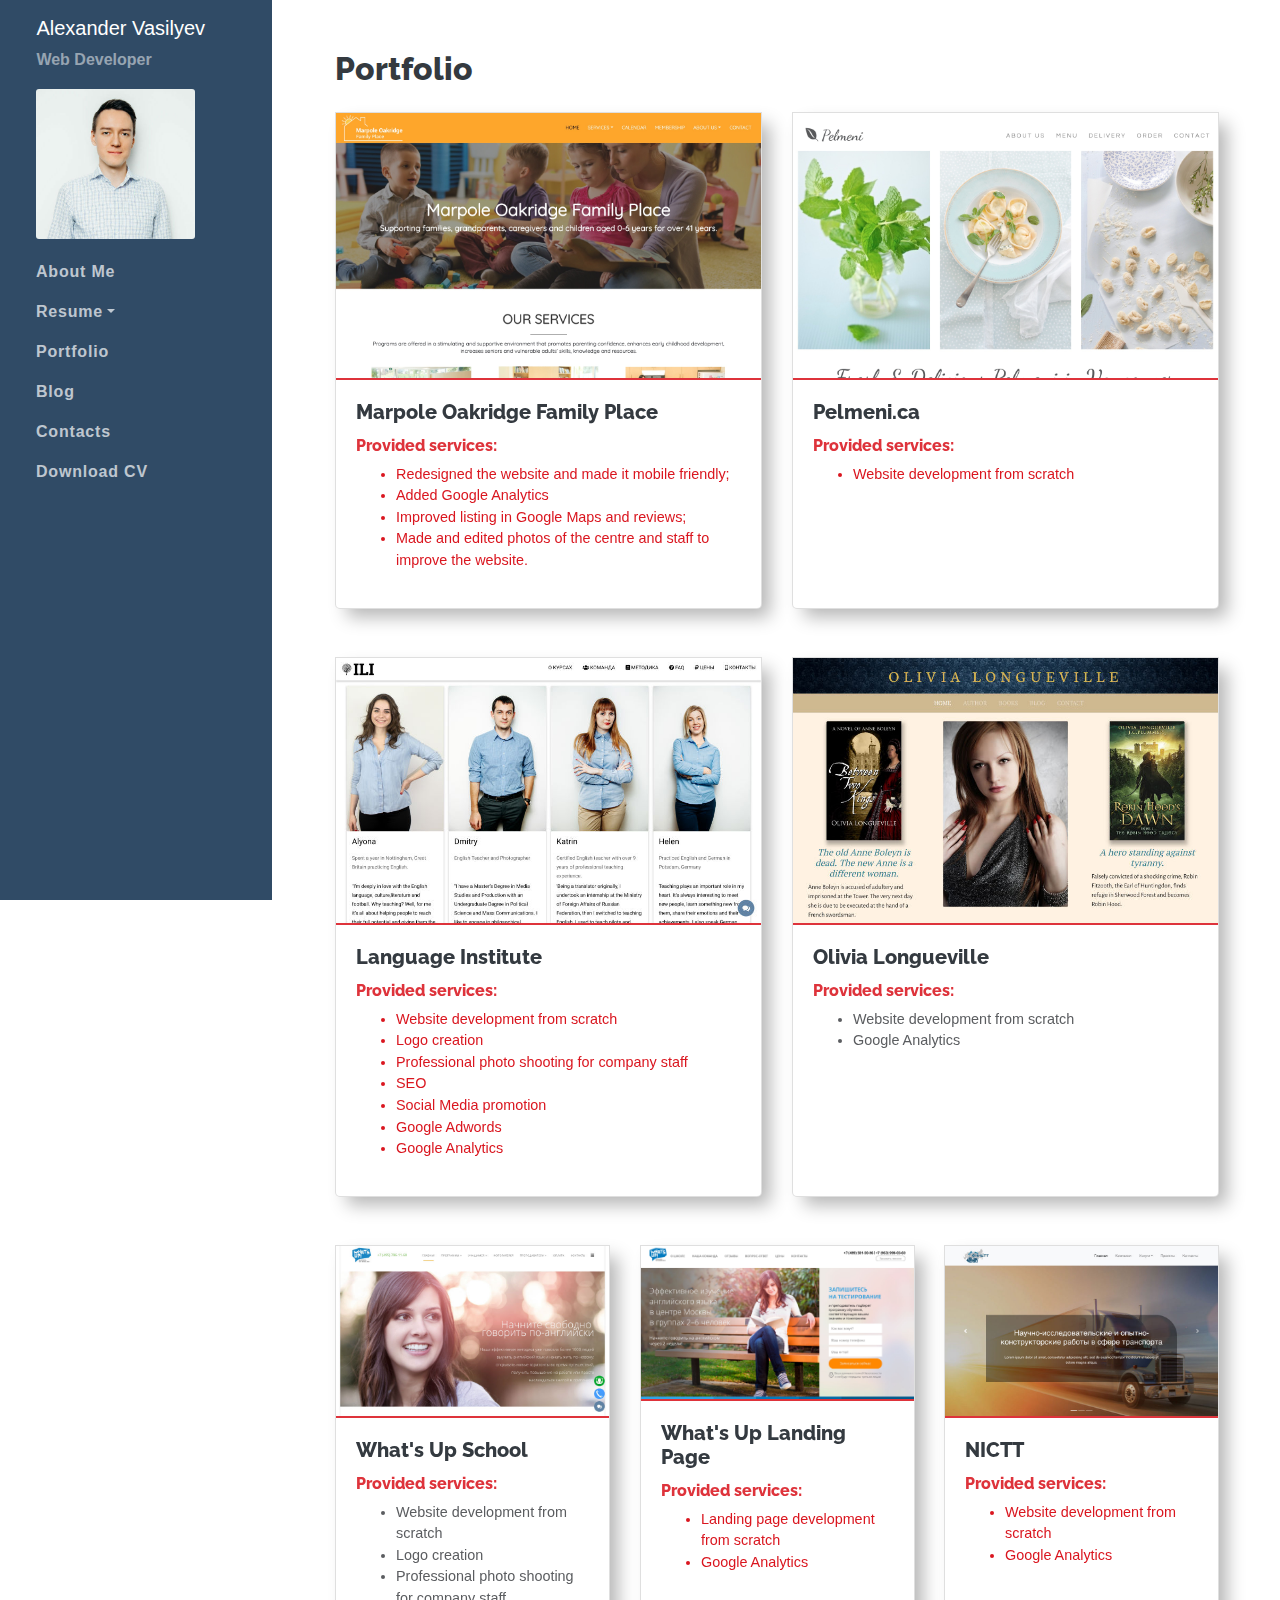
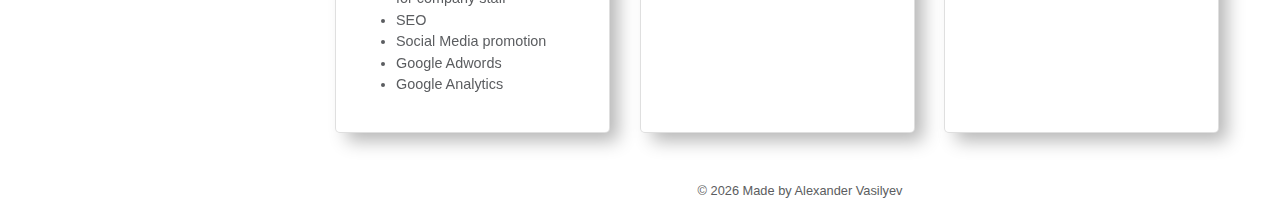
<file: portfolio.html>
<!doctype html>
<html lang="ru">
  <head>
    <!-- Required meta tags -->
    <meta charset="utf-8">
    <meta name="viewport" content="width=device-width, initial-scale=1, shrink-to-fit=no">
    <!-- Bootstrap CSS -->
    <link href="css/bootstrap.min.css" rel="stylesheet">
    <link href="https://fonts.googleapis.com/css?family=Open+Sans|Raleway" rel="stylesheet">
    <link rel="stylesheet" href="https://use.fontawesome.com/releases/v5.5.0/css/all.css" integrity="sha384-B4dIYHKNBt8Bc12p+WXckhzcICo0wtJAoU8YZTY5qE0Id1GSseTk6S+L3BlXeVIU" crossorigin="anonymous">
    <link rel="stylesheet" href="vendors/flaticon/font/flaticon.css">
    <link rel="stylesheet" href="css/hover.css">
    <link rel="stylesheet" href="css/style.css">


<title>Alexander Vasilyev Portfolio</title>
</head>
<body id="page-top">

<div class="container-fluid">
      <div class="row">
        <div class="col-lg-3">
          <nav class="navbar navbar-expand-lg navbar-dark bg-primary fixed-top" id="sideNav">
            <a class="navbar-brand js-scroll-trigger" href="index.html">
              <p class="d-block d-lg-none sub_text">Alexander Vasilyev</p>
              <div class="title_image d-none d-lg-block">
                <p>Alexander Vasilyev<br/><span class="subheading">Web Developer</span></p>
                <img class="img-fluid img-profile" src="img/profile.jpg" alt="">
              </div>
            </a>
            <button class="navbar-toggler" type="button" data-toggle="collapse" data-target="#navbarSupportedContent" aria-controls="navbarSupportedContent" aria-expanded="false" aria-label="Toggle navigation">
              <span class="navbar-toggler-icon"></span>
            </button>
            <div class="collapse navbar-collapse" id="navbarSupportedContent">
              <ul class="navbar-nav">
                <li class="nav-item">
                  <a class="nav-link" href="index.html">About Me</a>
                </li>

                <li class="nav-item dropdown">
                  <a class="nav-link dropdown-toggle" href="resume.html"role="button" id="dropdownMenuLink" data-toggle="dropdown" aria-haspopup="true" aria-expanded="false">Resume</a>
                  <div class="dropdown-menu ml-5" aria-labelledby="dropdownMenuLink">
                    <a class="dropdown-item" href="resume.html#skills">My Expertise and Skills</a>
                    <a class="dropdown-item" href="resume.html#experience">Professional experience</a>
                    <a class="dropdown-item" href="resume.html#academic">Academic Background</a>
                    <a class="dropdown-item" href="resume.html#references">References</a>
                  </div>
                </li>

                <li class="nav-item">
                  <a class="nav-link" href="portfolio.html">Portfolio</a>
                </li>
                <li class="nav-item">
                  <a class="nav-link" href="blog/blog.html">Blog</a>
                </li>
                <li class="nav-item">
                  <a class="nav-link" href="contacts.html">Contacts</a>
                </li>
                <li class="nav-item">
                  <a class="nav-link" href="https://docs.google.com/document/d/1MrDrO0gMJGsdqNrBu8bcnDjDLzVVv-unZzDiSxc69TQ/edit?usp=sharing" target="_blank">Download CV<i class="fa fa-file-download fa-lg ml-3 download_cv"></i></a>
                </li>

              </ul>
            </div>
          </nav>
        </div>




<main class="col-lg-9" role="main">
<div class="right_block">

<div class="mb-4">
<h3>Portfolio</h3>
</div>


<div class="card-deck mb-5">

  <div class="card card_portfolio hvr-grow">
    <a href="mofp.html">
    <img class="card-img-top" src="img/mofp_home_preview.jpg" alt="Card image cap">
    <div class="card-body">
      <h5 class="card-title">Marpole Oakridge Family Place</h5>
      <h6 class="red_title">Provided services:</h6>
      <ul>
        <li>Redesigned the website and made it mobile friendly;</li>
        <li>Added Google Analytics</li>
        <li>Improved listing in Google Maps and reviews;</li>
        <li>Made and edited photos of the centre and staff to improve the website.</li>
      </ul>
    </div></a>
  </div>


  <div class="card card_portfolio hvr-grow">
    <a href="pelmeni.html">
    <img class="card-img-top" src="img/pelmeni_home_preview.jpg" alt="Card image cap">
    <div class="card-body">
      <h5 class="card-title">Pelmeni.ca</h5>
      <h6 class="red_title">Provided services:</h6>
      <ul>
        <li>Website development from scratch</li>
      </ul>
    </div></a>
  </div>


  <!-- <div class="card card_portfolio hvr-grow">
    <a href="nictt.html">
    <img class="card-img-top" src="img/portfolio/upenglish-01.jpg" alt="Card image cap">
    <div class="card-body">
      <h5 class="card-title">What's Up Landing Page</h5>
      <h6 class="red_title">Provided services:</h6>
      <ul>
        <li>Landing page development from scratch</li>
        <li>Google Analytics</li>
      </ul>
    </div></a>
  </div> -->


</div>



<div class="card-deck mb-5">

  <!-- <div class="card card_portfolio hvr-grow">
    <a href="pelmeni.html">
    <img class="card-img-top" src="img/pelmeni_home_preview.jpg" alt="Card image cap">
    <div class="card-body">
      <h5 class="card-title">Pelmeni.ca</h5>
      <h6 class="red_title">Provided services:</h6>
      <ul>
        <li>Website development from scratch</li>
      </ul>
    </div></a>
  </div> -->


    <div class="card card_portfolio hvr-grow">
      <a href="ili.html">
    <img class="card-img-top" src="img/ili_home_preview.jpg" alt="Card image cap">
    <div class="card-body">
      <h5 class="card-title">Language Institute</h5>
      <h6 class="red_title">Provided services:</h6>
      <ul>
        <li>Website development from scratch</li>
        <li>Logo creation</li>
        <li>Professional photo shooting for company staff</li>
        <li>SEO</li>
        <li>Social Media promotion</li>
        <li>Google Adwords</li>
        <li>Google Analytics</li>
      </ul>
    </div></a>
  </div>


  <div class="card card_portfolio hvr-grow">
    <img class="card-img-top" src="img/olivialongueville_home_preview.jpg" alt="Card image cap">
    <div class="card-body">
      <h5 class="card-title">Olivia Longueville</h5>
      <h6 class="red_title">Provided services:</h6>
      <ul>
        <li>Website development from scratch</li>
        <li>Google Analytics</li>
      </ul>
    </div>
  </div>


</div>



<div class="card-deck mb-5">

  <div class="card card_portfolio hvr-grow">
    <img class="card-img-top" src="img/whatsupschool_home_preview.jpg" alt="Card image cap">
    <div class="card-body">
      <h5 class="card-title">What's Up School</h5>
      <h6 class="red_title">Provided services:</h6>
      <ul>
        <li>Website development from scratch</li>
        <li>Logo creation</li>
        <li>Professional photo shooting for company staff</li>
        <li>SEO</li>
        <li>Social Media promotion</li>
        <li>Google Adwords</li>
        <li>Google Analytics</li>
      </ul>
    </div>
  </div>

  <div class="card card_portfolio hvr-grow">
    <a href="nictt.html">
    <img class="card-img-top" src="img/portfolio/upenglish-01.jpg" alt="Card image cap">
    <div class="card-body">
      <h5 class="card-title">What's Up Landing Page</h5>
      <h6 class="red_title">Provided services:</h6>
      <ul>
        <li>Landing page development from scratch</li>
        <li>Google Analytics</li>
      </ul>
    </div></a>
  </div>

  <div class="card card_portfolio hvr-grow">
    <a href="nictt.html">
    <img class="card-img-top" src="img/nictt_home_preview.jpg" alt="Card image cap">
    <div class="card-body">
      <h5 class="card-title">NICTT</h5>
      <h6 class="red_title">Provided services:</h6>
      <ul>
        <li>Website development from scratch</li>
        <li>Google Analytics</li>
      </ul>
    </div></a>
  </div>

</div>






      </div> <!--end of right_block -->

        <footer>
            <div class="footer">
                <div>&copy; <script>document.write(new Date().getFullYear());</script> Made by Alexander Vasilyev</a> </div>
            </div>
        </footer>

        </main>
      </div>
    </div>





    <!-- Optional JavaScript -->
    <!-- jQuery first, then Popper.js, then Bootstrap JS -->
    <script src="js/jquery-3.2.1.min.js"></script>
    <script src="https://cdnjs.cloudflare.com/ajax/libs/popper.js/1.12.9/umd/popper.min.js" integrity="sha384-ApNbgh9B+Y1QKtv3Rn7W3mgPxhU9K/ScQsAP7hUibX39j7fakFPskvXusvfa0b4Q" crossorigin="anonymous"></script>
    <script src="js/bootstrap.min.js"></script>
    <script src="js/script.js"></script>
  </body>
</html>
</file>
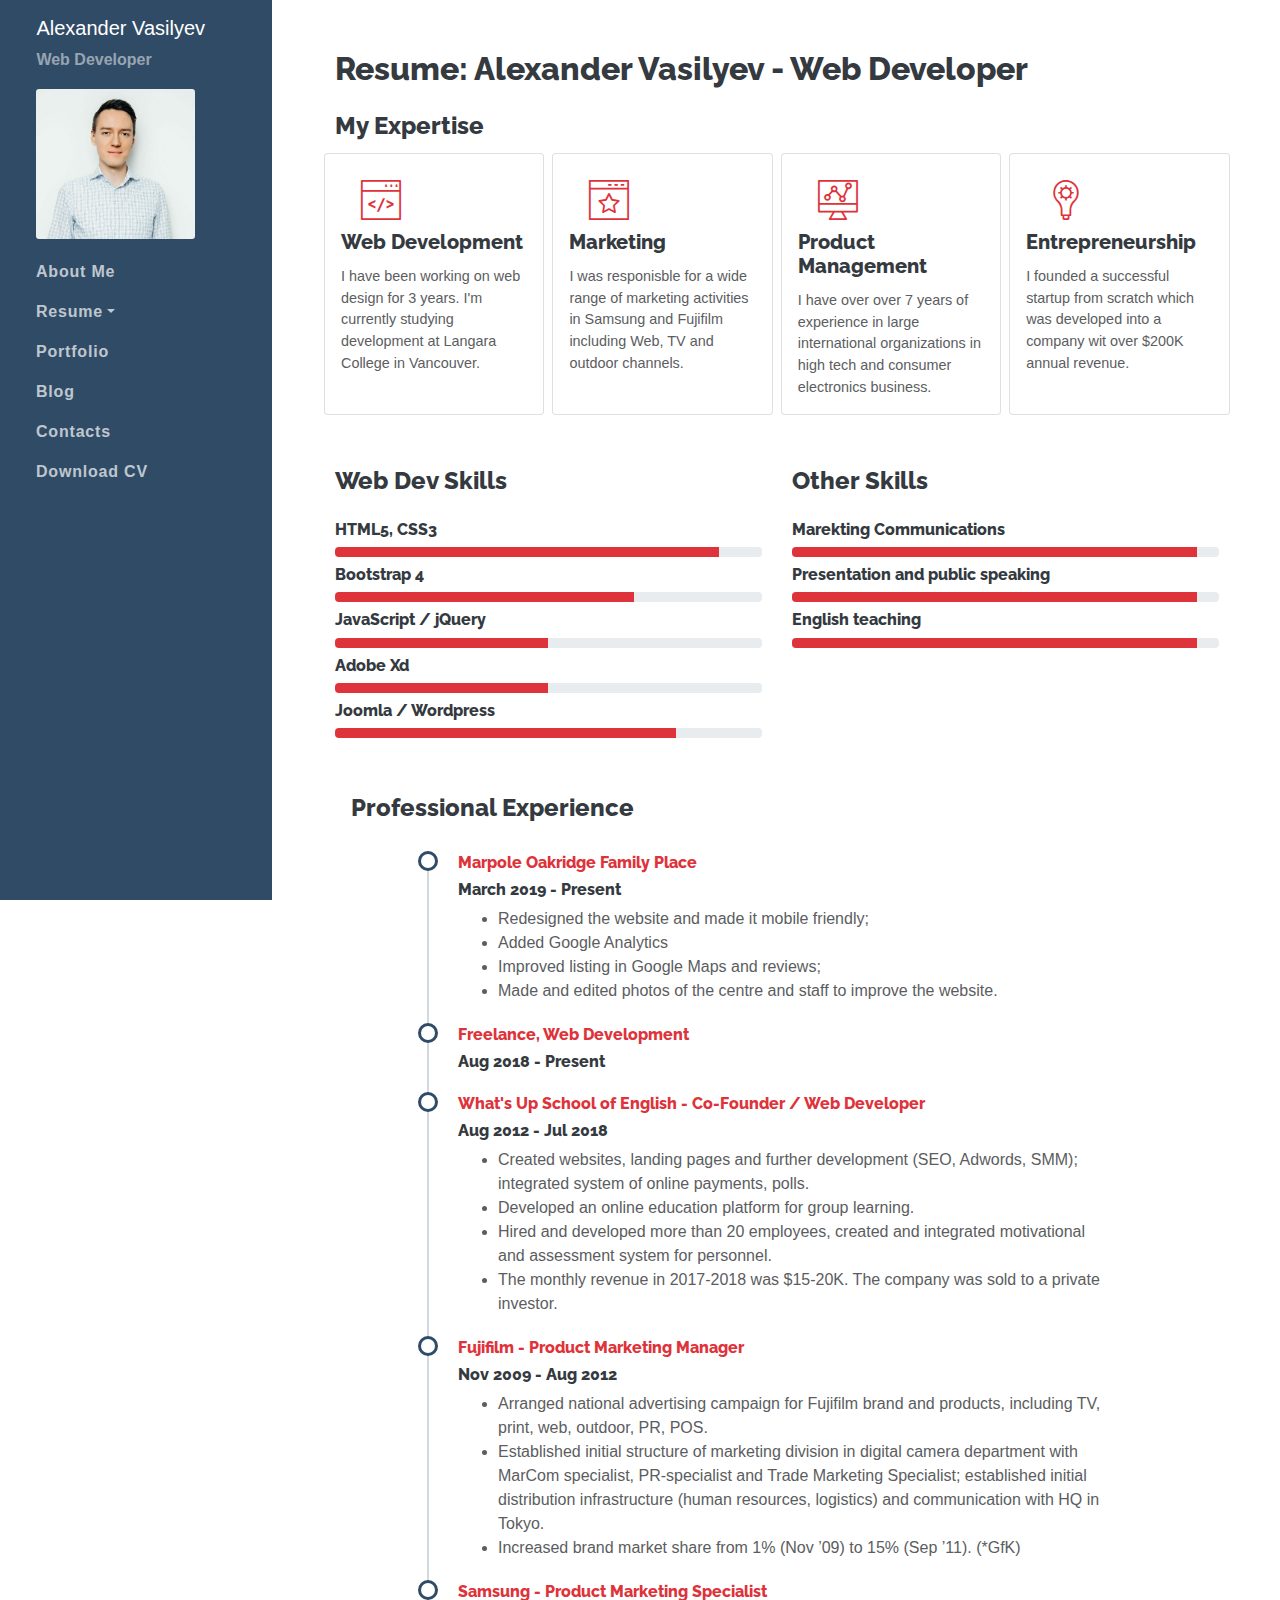
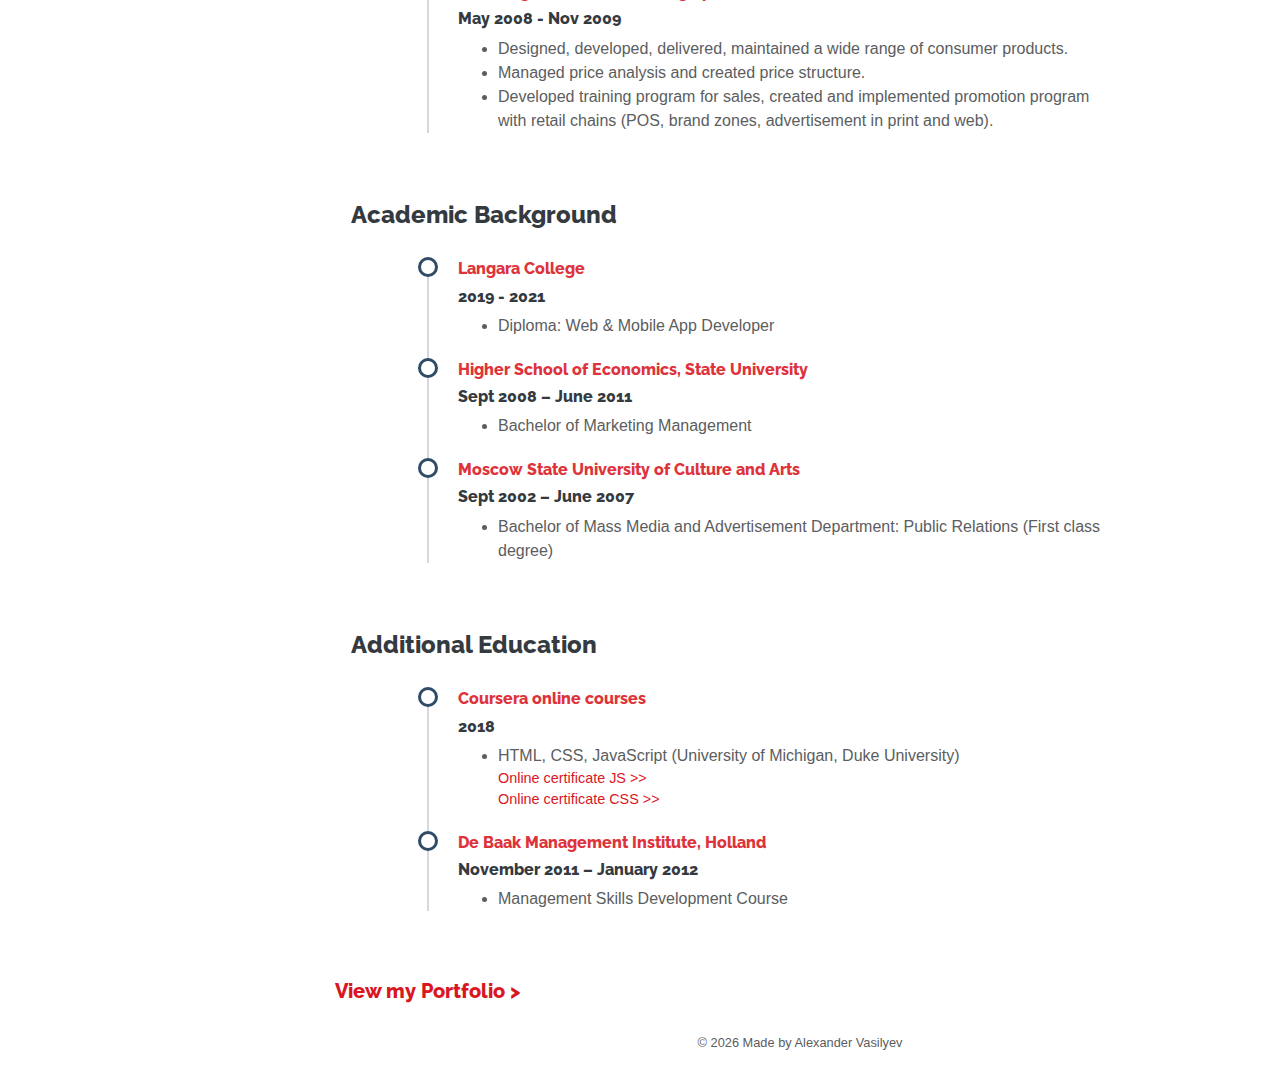
<file: resume.html>
<!doctype html>
<html lang="ru">
  <head>
    <!-- Required meta tags -->
    <meta charset="utf-8">
    <meta name="viewport" content="width=device-width, initial-scale=1, shrink-to-fit=no">
    <!-- Bootstrap CSS -->
    <link href="css/bootstrap.min.css" rel="stylesheet">
    <link href="https://fonts.googleapis.com/css?family=Open+Sans|Raleway" rel="stylesheet">
    <link rel="stylesheet" href="https://use.fontawesome.com/releases/v5.5.0/css/all.css" integrity="sha384-B4dIYHKNBt8Bc12p+WXckhzcICo0wtJAoU8YZTY5qE0Id1GSseTk6S+L3BlXeVIU" crossorigin="anonymous">
    <link rel="stylesheet" href="vendors/flaticon/font/flaticon.css">
    <link rel="stylesheet" href="css/hover.css">
    <link rel="stylesheet" href="css/style.css">


<title>Alexander Vasilyev Resume</title>
</head>
<body id="page-top">

<div class="container-fluid">
      <div class="row">
        <div class="col-lg-3">
          <nav class="navbar navbar-expand-lg navbar-dark bg-primary fixed-top" id="sideNav">
            <a class="navbar-brand js-scroll-trigger" href="index.html">
              <p class="d-block d-lg-none sub_text">Alexander Vasilyev</p>
              <div class="title_image d-none d-lg-block">
                <p>Alexander Vasilyev<br/><span class="subheading">Web Developer</span></p>
                <img class="img-fluid img-profile" src="img/profile.jpg" alt="">
              </div>
            </a>
            <button class="navbar-toggler" type="button" data-toggle="collapse" data-target="#navbarSupportedContent" aria-controls="navbarSupportedContent" aria-expanded="false" aria-label="Toggle navigation">
              <span class="navbar-toggler-icon"></span>
            </button>
            <div class="collapse navbar-collapse" id="navbarSupportedContent">
              <ul class="navbar-nav">
                <li class="nav-item">
                  <a class="nav-link" href="index.html">About Me</a>
                </li>

                <li class="nav-item dropdown">
                  <a class="nav-link dropdown-toggle" href="resume.html"role="button" id="dropdownMenuLink" data-toggle="dropdown" aria-haspopup="true" aria-expanded="false">Resume</a>
                  <div class="dropdown-menu ml-5" aria-labelledby="dropdownMenuLink">
                    <a class="dropdown-item" href="resume.html#skills">My Expertise and Skills</a>
                    <a class="dropdown-item" href="resume.html#experience">Professional experience</a>
                    <a class="dropdown-item" href="resume.html#academic">Academic Background</a>
                    <a class="dropdown-item" href="resume.html#references">References</a>
                  </div>
                </li>

                <li class="nav-item">
                  <a class="nav-link" href="portfolio.html">Portfolio</a>
                </li>
                <li class="nav-item">
                  <a class="nav-link" href="blog/blog.html">Blog</a>
                </li>
                <li class="nav-item">
                  <a class="nav-link" href="contacts.html">Contacts</a>
                </li>
                <li class="nav-item">
                  <a class="nav-link" href="https://docs.google.com/document/d/1MrDrO0gMJGsdqNrBu8bcnDjDLzVVv-unZzDiSxc69TQ/edit?usp=sharing" target="_blank">Download CV<i class="fa fa-file-download fa-lg ml-3 download_cv"></i></a>
                </li>

              </ul>
            </div>
          </nav>
        </div>




<main class="col-lg-9" role="main" id="skills">
<div class="right_block">

<div class="mb-4">
<h3>Resume: Alexander Vasilyev - Web Developer</h3>
</div>



<div class="mb-5">
<h4>My Expertise</h4>
<div class="row ml-o pl-0">
          <div class="col-lg col-sm-4 col-xs-12 card p-3 m-1">
            <div class="icon">
                <i class="flaticon-browser-3"></i>
            </div>
            <div>
              <h5 class="card-title">Web Development</h5>
              <p class="card-text">I have been working on web design for 3 years. I'm currently studying development at Langara College in Vancouver.</p>
            </div>
          </div>
          <div class="col-lg col-sm-4 col-xs-12 card p-3 m-1">
            <div class="icon">
                <i class="flaticon-browser-5"></i>
            </div>
            <div>
              <h5 class="card-title">Marketing</h5>
              <p class="card-text">I was responisble for a wide range of marketing activities in Samsung and Fujifilm including Web, TV and outdoor channels.</p>
            </div>
          </div>
          <div class="col-lg col-sm-4 col-xs-12 card p-3 m-1">
            <div class="icon">
                <i class="flaticon-stats-1"></i>
            </div>
            <div>
              <h5 class="card-title">Product Management</h5>
              <p class="card-text">I have over over 7 years of experience in large international organizations in high tech and consumer electronics business.</p>
            </div>
          </div>
          <div class="col-lg col-sm-4 col-xs-12 card p-3 m-1">
            <div class="icon">
                <i class="flaticon-idea"></i>
            </div>
            <div>
              <h5 class="card-title">Entrepreneurship</h5>
              <p class="card-text">I founded a successful startup from scratch which was developed into a company wit over $200K annual revenue.</p>
            </div>
          </div>
        </div>
        </div>

<!--SKILLS-->

<div class="row mb-5">
  <div class="col-lg col-md col-sm-12">
<h4 class="mb-4">Web Dev Skills</h4>
<div class="mb-2">
<h6>HTML5, CSS3</h6>
  <div class="progress">
    <div class="progress-bar" role="progressbar" style="width: 90%" aria-valuenow="90" aria-valuemin="0" aria-valuemax="100"></div>
  </div></div>
<div class="mb-2">
  <h6>Bootstrap 4</h6>
    <div class="progress">
    <div class="progress-bar" role="progressbar" style="width: 70%" aria-valuenow="70" aria-valuemin="0" aria-valuemax="100"></div>
    </div></div>
<div class="mb-2">
  <h6>JavaScript / jQuery</h6>
    <div class="progress">
    <div class="progress-bar" role="progressbar" style="width: 50%" aria-valuenow="50" aria-valuemin="0" aria-valuemax="100"></div>
      </div></div>
<div class="mb-2">
  <h6>Adobe Xd</h6>
    <div class="progress">
    <div class="progress-bar" role="progressbar" style="width: 50%" aria-valuenow="50" aria-valuemin="0" aria-valuemax="100"></div>
        </div></div>
<div class="mb-2">
  <h6>Joomla / Wordpress</h6>
    <div class="progress">
    <div class="progress-bar" role="progressbar" style="width: 80%" aria-valuenow="80" aria-valuemin="0" aria-valuemax="100"></div>
          </div></div>
</div><!--end of left column -->

  <div class="col-lg col-md col-sm-12">
    <h4 class="mb-4">Other Skills</h4>
    <div class="mb-2">
    <h6>Marekting Communications</h6>
      <div class="progress">
        <div class="progress-bar" role="progressbar" style="width: 95%" aria-valuenow="95" aria-valuemin="0" aria-valuemax="100"></div>
      </div></div>
    <div class="mb-2">
      <h6>Presentation and public speaking</h6>
        <div class="progress">
        <div class="progress-bar" role="progressbar" style="width: 95%" aria-valuenow="95" aria-valuemin="0" aria-valuemax="100"></div>
        </div></div>
    <div class="mb-2">
      <h6>English teaching</h6>
        <div class="progress">
        <div class="progress-bar" role="progressbar" style="width: 95%" aria-valuenow="95" aria-valuemin="0" aria-valuemax="100"></div>
          </div></div>
  </div><!--end of right column -->
</div><!--end of SKILLS -->



<!--EXPERIENCE-->

<h4 id="experience"><i class="fa fa-briefcase  fa-md mr-3"></i>Professional Experience</h4>
  <div class="container mb-5">
  	<div class="row">
  		<div class="col-lg-10 align-self-center ml-lg-5">
  			<ul class="timeline">
          <li>
  					<h6 class="red_title">Marpole Oakridge Family Place</h6>
            <h6>March 2019 - Present</h6>
  					<ul>
              <li>Redesigned the website and made it mobile friendly;</li>
              <li>Added Google Analytics</li>
              <li>Improved listing in Google Maps and reviews;</li>
              <li>Made and edited photos of the centre and staff to improve the website.</li>
            </ul>
  				</li>
          <li>
  					<h6 class="red_title">Freelance, Web Development</h6>
            <h6>Aug 2018 - Present</h6>

  				</li>
  				<li>
  					<h6 class="red_title">What's Up School of English - Co-Founder / Web Developer</h6>
            <h6>Aug 2012 - Jul 2018</h6>
  					<ul>
              <li>Created websites, landing pages and further development (SEO, Adwords, SMM); integrated system of online payments, polls.</li>
              <li>Developed an online education platform for group learning.</li>
              <li>Hired and developed more than 20 employees, created and integrated motivational and assessment system for personnel.</li>
              <li>The monthly revenue in 2017-2018 was $15-20K. The company was sold to a private investor.</li>
            </ul>
  				</li>
          <li>
  					<h6 class="red_title">Fujifilm - Product Marketing Manager</h6>
            <h6>Nov 2009 - Aug 2012</h6>
  					<ul>
              <li>Arranged national advertising campaign for Fujifilm brand and products, including TV, print, web, outdoor, PR, POS.</li>
              <li>Established initial structure of marketing division in digital camera department with MarCom specialist, PR-specialist and Trade Marketing Specialist; established initial distribution infrastructure (human resources, logistics) and communication with HQ in Tokyo.</li>
              <li>Increased brand market share from 1% (Nov ’09) to 15% (Sep ’11). (*GfK)</li>
            </ul>
  				</li>
          <li>
  					<h6 class="red_title">Samsung - Product Marketing Specialist</h6>
            <h6>May 2008 - Nov 2009</h6>
  					<ul>
              <li>Designed, developed, delivered, maintained a wide range of consumer products.</li>
              <li>Managed price analysis and created price structure.</li>
              <li>Developed training program for sales, created and implemented promotion program with retail chains (POS, brand zones, advertisement in print and web).</li>
            </ul>
  				</li>
  			</ul>
  		</div>
  	</div>
  </div>
<!-- end of EXPERIENCE -->


<!--Academic-->

<h4 id="academic"><i class="fa fa-graduation-cap  fa-md mr-3"></i>Academic Background</h4>
  <div class="container mb-5">
  	<div class="row">
  		<div class="col-lg-10 align-self-center ml-lg-5">
  			<ul class="timeline">
  				<li>
  					<h6 class="red_title">Langara College</h6>
            <h6>2019 - 2021</h6>
  					<ul>
              <li>Diploma: Web & Mobile App Developer</li>
            </ul>
  				</li>
          <li>
  					<h6 class="red_title">Higher School of Economics, State University</h6>
            <h6>Sept 2008 – June 2011</h6>
  					<ul>
              <li>Bachelor of Marketing Management</li>
            </ul>
  				</li>
          <li>
  					<h6 class="red_title">Moscow State University of Culture and Arts</h6>
            <h6>Sept 2002 – June 2007</h6>
  					<ul>
              <li>Bachelor of Mass Media and Advertisement Department: Public Relations (First class degree)</li>
            </ul>
  				</li>
  			</ul>
  		</div>
  	</div>
  </div>
<!-- end of Academic -->


<!--Additional-->

<h4 id="academic"><i class="fa fa-book-open  fa-md mr-3"></i>Additional Education</h4>
  <div class="container mb-5">
  	<div class="row">
  		<div class="col-lg-10 align-self-center ml-lg-5">
  			<ul class="timeline">
  				<li>
  					<h6 class="red_title">Coursera online courses</h6>
            <h6>2018</h6>
  					<ul>
              <li>HTML, CSS, JavaScript (University of Michigan, Duke University)</li>
              <p><a href="https://www.coursera.org/account/accomplishments/certificate/BSSNRUVH6L97" target="_blank">Online certificate JS >></a></br>
              <a href="https://www.coursera.org/account/accomplishments/certificate/38BCUCVU35WW" target="_blank">Online certificate CSS >></a></p>
            </ul>
  				</li>
          <li>
  					<h6 class="red_title">De Baak Management Institute, Holland</h6>
            <h6>November 2011 – January 2012</h6>
  					<ul>
              <li>Management Skills Development Course</li>
            </ul>
  				</li>
  			</ul>
  		</div>
  	</div>
  </div>
<!-- end of Additional -->


<h5><a href="portfolio.html">View my Portfolio ></a><h5>



      </div> <!--end of right_block -->

        <footer>
            <div class="footer">
                <div>&copy; <script>document.write(new Date().getFullYear());</script> Made by Alexander Vasilyev</a> </div>
            </div>
        </footer>

        </main>
      </div>
    </div>





    <!-- Optional JavaScript -->
    <!-- jQuery first, then Popper.js, then Bootstrap JS -->
    <script src="js/jquery-3.2.1.min.js"></script>
    <script src="https://cdnjs.cloudflare.com/ajax/libs/popper.js/1.12.9/umd/popper.min.js" integrity="sha384-ApNbgh9B+Y1QKtv3Rn7W3mgPxhU9K/ScQsAP7hUibX39j7fakFPskvXusvfa0b4Q" crossorigin="anonymous"></script>
    <script src="js/bootstrap.min.js"></script>
    <script src="js/script.js"></script>
  </body>
</html>
</file>
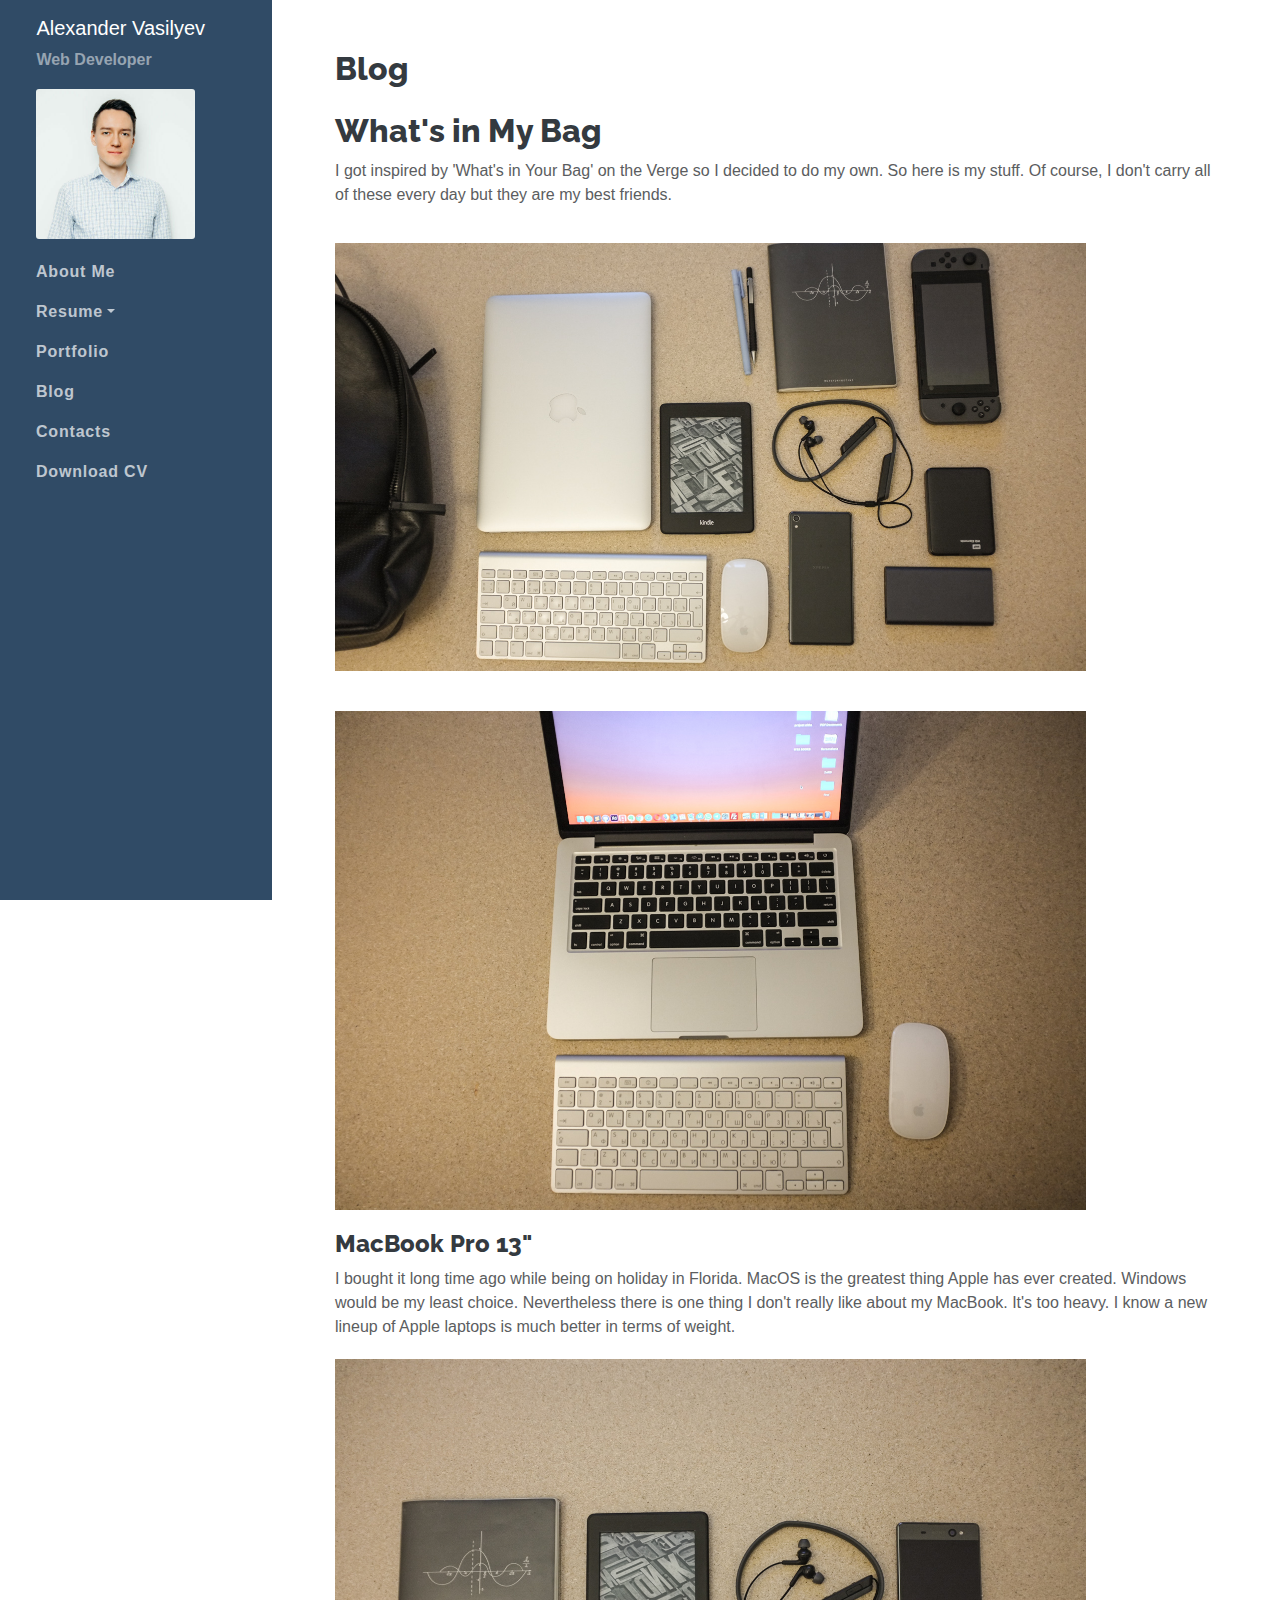
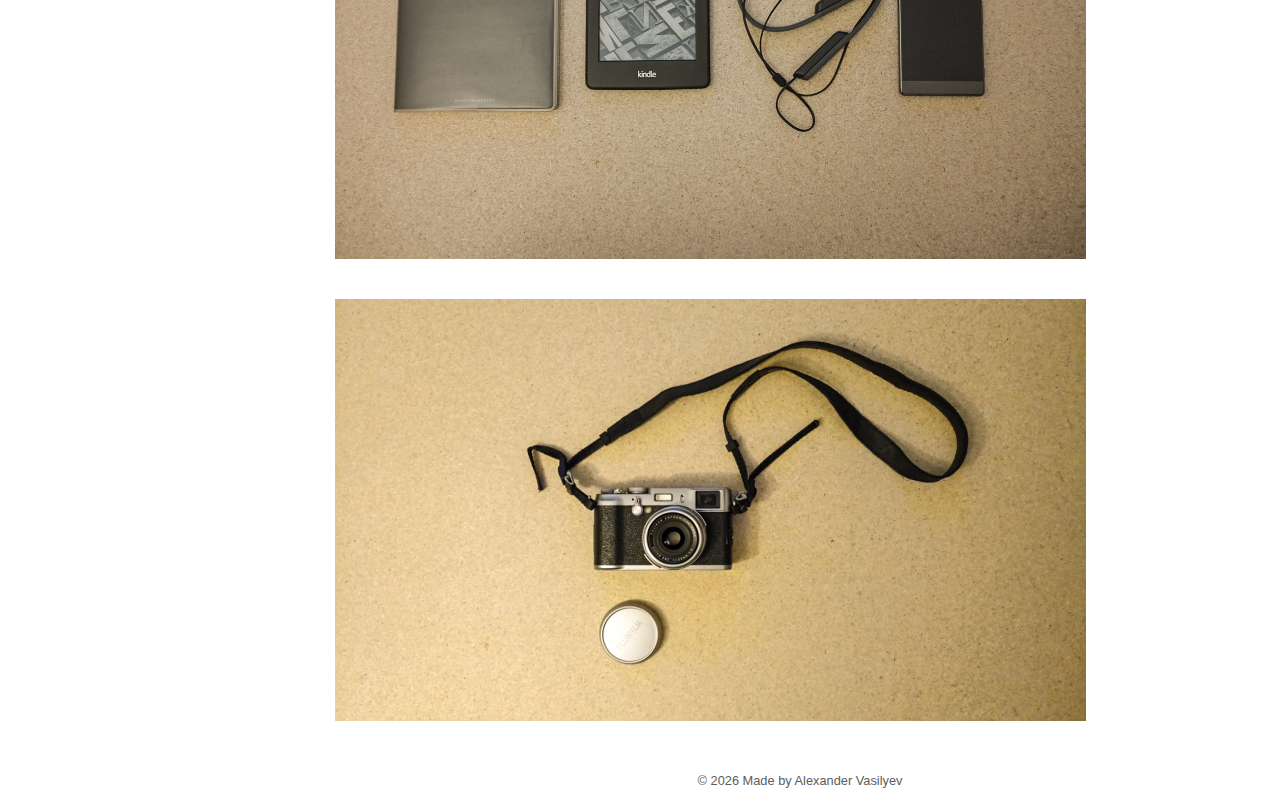
<file: blog/blog.html>
<!doctype html>
<html lang="ru">
  <head>
    <!-- Required meta tags -->
    <meta charset="utf-8">
    <meta name="viewport" content="width=device-width, initial-scale=1, shrink-to-fit=no">
    <!-- Bootstrap CSS -->
    <link href="../css/bootstrap.min.css" rel="stylesheet">
    <link href="https://fonts.googleapis.com/css?family=Open+Sans|Raleway" rel="stylesheet">
    <link rel="stylesheet" href="https://use.fontawesome.com/releases/v5.5.0/css/all.css" integrity="sha384-B4dIYHKNBt8Bc12p+WXckhzcICo0wtJAoU8YZTY5qE0Id1GSseTk6S+L3BlXeVIU" crossorigin="anonymous">
    <link rel="stylesheet" href="../vendors/flaticon/font/flaticon.css">
    <link rel="stylesheet" href="../css/hover.css">
    <link rel="stylesheet" href="../css/style.css">


<title>Alexander Vasilyev Portfolio</title>
</head>
<body id="page-top">

<div class="container-fluid">
      <div class="row">
        <div class="col-lg-3">
          <nav class="navbar navbar-expand-lg navbar-dark bg-primary fixed-top" id="sideNav">
            <a class="navbar-brand js-scroll-trigger" href="../index.html">
              <p class="d-block d-lg-none sub_text">Alexander Vasilyev</p>
              <div class="title_image d-none d-lg-block">
                <p>Alexander Vasilyev<br/><span class="subheading">Web Developer</span></p>
                <img class="img-fluid img-profile" src="../img/profile.jpg" alt="">
              </div>
            </a>
            <button class="navbar-toggler" type="button" data-toggle="collapse" data-target="#navbarSupportedContent" aria-controls="navbarSupportedContent" aria-expanded="false" aria-label="Toggle navigation">
              <span class="navbar-toggler-icon"></span>
            </button>
            <div class="collapse navbar-collapse" id="navbarSupportedContent">
              <ul class="navbar-nav">
                <li class="nav-item">
                  <a class="nav-link" href="../index.html">About Me</a>
                </li>

                <li class="nav-item dropdown">
                  <a class="nav-link dropdown-toggle" href="resume.html"role="button" id="dropdownMenuLink" data-toggle="dropdown" aria-haspopup="true" aria-expanded="false">Resume</a>
                  <div class="dropdown-menu ml-5" aria-labelledby="dropdownMenuLink">
                    <a class="dropdown-item" href="../resume.html#skills">My Expertise and Skills</a>
                    <a class="dropdown-item" href="../resume.html#experience">Professional experience</a>
                    <a class="dropdown-item" href="../resume.html#academic">Academic Background</a>
                    <a class="dropdown-item" href="../resume.html#references">References</a>
                  </div>
                </li>

                <li class="nav-item">
                  <a class="nav-link" href="../portfolio.html">Portfolio</a>
                </li>
                <li class="nav-item">
                  <a class="nav-link" href="blog.html">Blog</a>
                </li>
                <li class="nav-item">
                  <a class="nav-link" href="../contacts.html">Contacts</a>
                </li>
                <li class="nav-item">
                  <a class="nav-link" href="https://drive.google.com/file/d/1oDyj9Gxj7zKJjiwHkrQJwdN3GR1-8sr8/view?usp=sharing" target="_blank">Download CV<i class="fa fa-file-download fa-lg ml-3 download_cv"></i></a>
                </li>

              </ul>
            </div>
          </nav>
        </div>




<main class="col-lg-9" role="main">
<div class="right_block">

<div class="mb-4">
<h3>Blog</h3>
</div>



<h3>What's in My Bag</h3>
<p>I got inspired by 'What's in Your Bag' on the Verge so I decided to do my own. So here is my stuff. Of course, I don't carry all of these every day but they are my best friends.</a></p>

<img class="blog_img" src="../img/bag-01.jpg" alt="">

<img class="blog_img" src="../img/bag-02.jpg" alt="">
<h4>MacBook Pro 13"</h4>
<p>I bought it long time ago while being on holiday in Florida. MacOS is the greatest thing Apple has ever created. Windows would be my least choice. Nevertheless there is one thing I don't really like about my MacBook. It's too heavy. I know a new lineup of Apple laptops is much better in terms of weight.
<img class="blog_img" src="../img/bag-03.jpg" alt="">
<img class="blog_img" src="../img/bag-04.jpg" alt="">





      </div> <!--end of right_block -->

        <footer>
            <div class="footer">
                <div>&copy; <script>document.write(new Date().getFullYear());</script> Made by Alexander Vasilyev</a> </div>
            </div>
        </footer>

        </main>
      </div>
    </div>





    <!-- Optional JavaScript -->
    <!-- jQuery first, then Popper.js, then Bootstrap JS -->
    <script src="../js/jquery-3.2.1.min.js"></script>
    <script src="https://cdnjs.cloudflare.com/ajax/libs/popper.js/1.12.9/umd/popper.min.js" integrity="sha384-ApNbgh9B+Y1QKtv3Rn7W3mgPxhU9K/ScQsAP7hUibX39j7fakFPskvXusvfa0b4Q" crossorigin="anonymous"></script>
    <script src="../js/bootstrap.min.js"></script>
    <script src="../js/script.js"></script>
  </body>
</html>
</file>
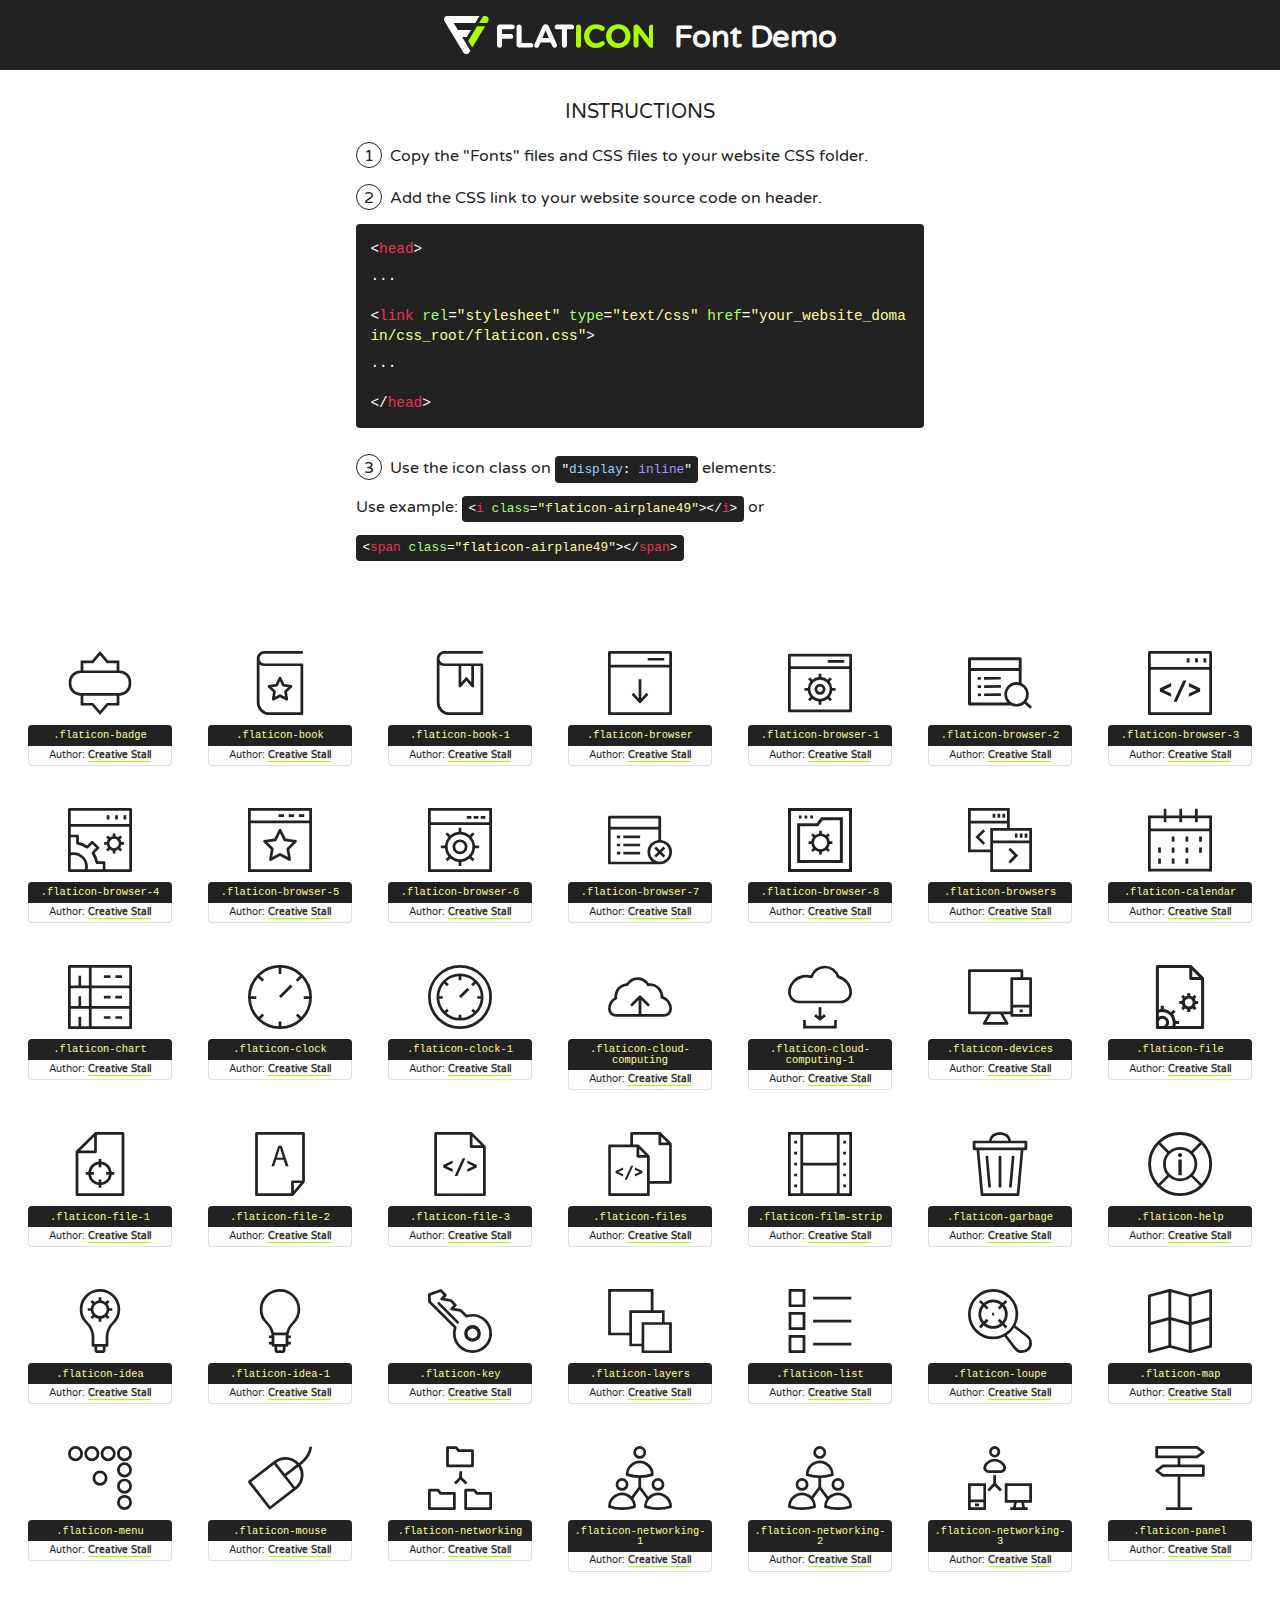
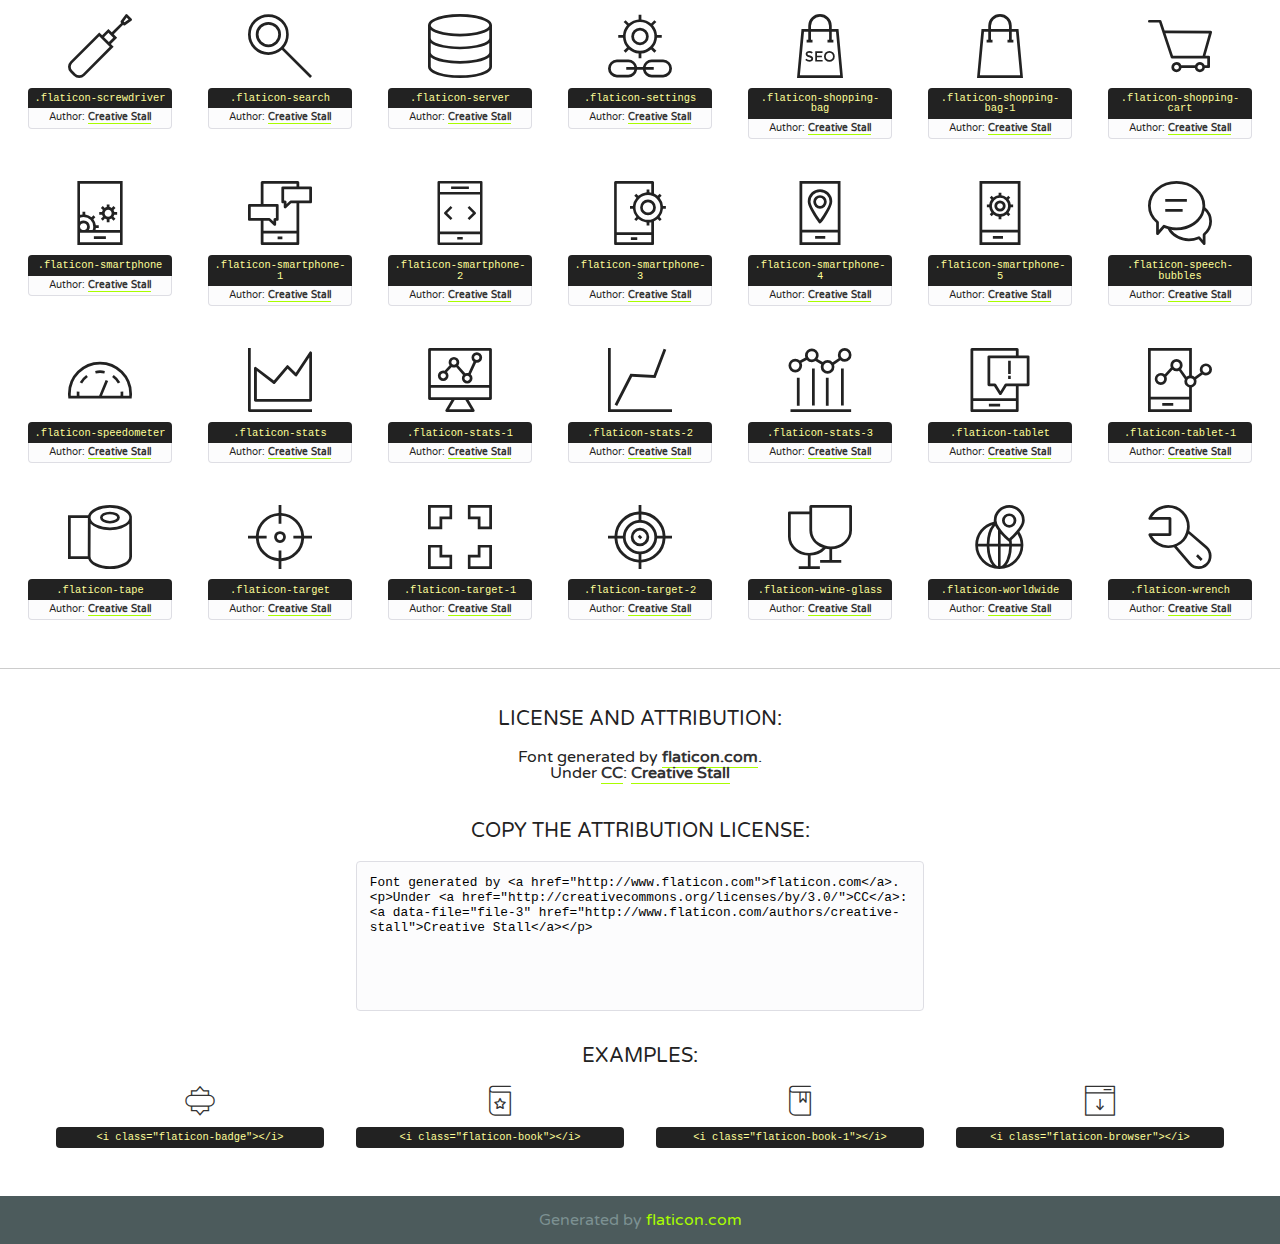
<file: vendors/flaticon/font/flaticon.html>
<!DOCTYPE html>
<!--
  Flaticon icon font: Flaticon
  Creation date: 22/06/2016 15:42
-->
<html>
<!DOCTYPE html>
<html>

<head>
    <title>Flaticon WebFont</title>
    <link href="http://fonts.googleapis.com/css?family=Varela+Round" rel="stylesheet" type="text/css" />
    <link rel="stylesheet" type="text/css" href="flaticon.css">
    <meta charset="UTF-8">
    <style>
    html, body, div, span, applet, object, iframe,
    h1, h2, h3, h4, h5, h6, p, blockquote, pre,
    a, abbr, acronym, address, big, cite, code,
    del, dfn, em, img, ins, kbd, q, s, samp,
    small, strike, strong, sub, sup, tt, var,
    b, u, i, center,
    dl, dt, dd, ol, ul, li,
    fieldset, form, label, legend,
    table, caption, tbody, tfoot, thead, tr, th, td,
    article, aside, canvas, details, embed, 
    figure, figcaption, footer, header, hgroup, 
    menu, nav, output, ruby, section, summary,
    time, mark, audio, video {
        margin: 0;
        padding: 0;
        border: 0;
        font-size: 100%;
        font: inherit;
        vertical-align: baseline;
    }
    /* HTML5 display-role reset for older browsers */
    article, aside, details, figcaption, figure, 
    footer, header, hgroup, menu, nav, section {
        display: block;
    }
    body {
        line-height: 1;
    }
    ol, ul {
        list-style: none;
    }
    blockquote, q {
        quotes: none;
    }
    blockquote:before, blockquote:after,
    q:before, q:after {
        content: '';
        content: none;
    }
    table {
        border-collapse: collapse;
        border-spacing: 0;
    }
    body {
        font-family: 'Varela Round', Helvetica, Arial, sans-serif;
        font-size: 16px;
        color: #222;
    }
    a {
        color: #333;
        border-bottom: 1px solid #a9fd00;
        font-weight: bold;
        text-decoration: none;
    }
    * {
        -moz-box-sizing: border-box;
        -webkit-box-sizing: border-box;
        box-sizing: border-box;
        margin: 0;
        padding: 0;
    }
    [class^="flaticon-"]:before, [class*=" flaticon-"]:before, [class^="flaticon-"]:after, [class*=" flaticon-"]:after {
        font-family: Flaticon;
        font-size: 30px;
        font-style: normal;
        margin-left: 20px;
        color: #333;
    }
    .wrapper {
        max-width: 600px;
        margin: auto;
        padding: 0 1em;
    }
    .title {
        font-size: 1.25em;
        text-align: center;
        margin-bottom: 1em;
        text-transform: uppercase;
    }
    header {
        text-align: center;
        background-color: #222;
        color: #fff;
        padding: 1em;
    }
    header .logo {
        width: 210px;
        height: 38px;
        display: inline-block;
        vertical-align: middle;
        margin-right: 1em;
        border: none;
    }
    header strong {
        font-size: 1.95em;
        font-weight: bold;
        vertical-align: middle;
        margin-top: 5px;
        display: inline-block;
    }
    .demo {
        margin: 2em auto;
        line-height: 1.25em;
    }
    .demo ul li {
        margin-bottom: 1em;
    }
    .demo ul li .num {
        color: #222;
        border-radius: 20px;
        display: inline-block;
        width: 26px;
        padding: 3px;
        height: 26px;
        text-align: center;
        margin-right: 0.5em;
        border: 1px solid #222;
    }
    .demo ul li code {
        background-color: #222;
        border-radius: 4px;
        padding: 0.25em 0.5em;
        display: inline-block;
        color: #fff;
        font-family: Consolas,Monaco,Lucida Console,Liberation Mono,DejaVu Sans Mono,Bitstream Vera Sans Mono,Courier New, monospace;
        font-weight: lighter;
        margin-top: 1em;
        font-size: 0.8em;
        word-break: break-all;
    }
    .demo ul li code.big {
        padding: 1em;
        font-size: 0.9em;
    }
    .demo ul li code .red {
        color: #EF3159;
    }
    .demo ul li code .green {
        color: #ACFF65;
    }
    .demo ul li code .yellow {
        color: #FFFF99;
    }
    .demo ul li code .blue {
        color: #99D3FF;
    }
    .demo ul li code .purple {
        color: #A295FF;
    }
    .demo ul li code .dots {
        margin-top: 0.5em;
        display: block;
    }
    #glyphs {
        border-bottom: 1px solid #ccc;
        padding: 2em 0;
        text-align: center;
    }
    .glyph {
        display: inline-block;
        width: 9em;
        margin: 1em;
        text-align: center;
        vertical-align: top;
        background: #FFF;
    }
    .glyph .glyph-icon {
        padding: 10px;
        display: block;
        font-family:"Flaticon";
        font-size: 64px;
        line-height: 1;
    }
    .glyph .glyph-icon:before {
        font-size: 64px;
        color: #222;
        margin-left: 0;
    }
    .class-name {
        font-size: 0.65em;
        background-color: #222;
        color: #fff;
        border-radius: 4px 4px 0 0;
        padding: 0.5em;
        color: #FFFF99;
        font-family: Consolas,Monaco,Lucida Console,Liberation Mono,DejaVu Sans Mono,Bitstream Vera Sans Mono,Courier New, monospace;
    }
    .author-name {
        font-size: 0.6em;
        background-color: #fcfcfd;
        border: 1px solid #DEDEE4;
        border-top: 0;
        border-radius: 0 0 4px 4px;
        padding: 0.5em;
    }
    .class-name:last-child {
        font-size: 10px;
        color:#888;
    }
    .class-name:last-child a {
        font-size: 10px;
        color:#555;
    }
    .class-name:last-child a:hover {
        color:#a9fd00;
    }
    .glyph > input {
        display: block;
        width: 100px;
        margin: 5px auto;
        text-align: center;
        font-size: 12px;
        cursor: text;
    }
    .glyph > input.icon-input {
        font-family:"Flaticon";
        font-size: 16px;
        margin-bottom: 10px;
    }
    .attribution .title {
        margin-top: 2em;
    }
    .attribution textarea {
        background-color: #fcfcfd;
        padding: 1em;
        border: none;
        box-shadow: none;
        border: 1px solid #DEDEE4;
        border-radius: 4px;
        resize: none;
        width: 100%;
        height: 150px;
        font-size: 0.8em;
        font-family: Consolas,Monaco,Lucida Console,Liberation Mono,DejaVu Sans Mono,Bitstream Vera Sans Mono,Courier New, monospace;
        -webkit-appearance: none;
    }
    .iconsuse {
        margin: 2em auto;
        text-align: center;
        max-width: 1200px;
    }
    .iconsuse:after {
        content: '';
        display: table;
        clear: both;
    }
    .iconsuse .image {
        float: left;
        width: 25%;
        padding: 0 1em;
    }
    .iconsuse .image p {
        margin-bottom: 1em;
    }
    .iconsuse .image span {
        display: block;
        font-size: 0.65em;
        background-color: #222;
        color: #fff;
        border-radius: 4px;
        padding: 0.5em;
        color: #FFFF99;
        margin-top: 1em;
        font-family: Consolas,Monaco,Lucida Console,Liberation Mono,DejaVu Sans Mono,Bitstream Vera Sans Mono,Courier New, monospace;
    }
    #footer {
        text-align: center;
        background-color: #4C5B5C;
        color: #7c9192;
        padding: 1em;
    }
    #footer a {
        border: none;
        color: #a9fd00;
        font-weight: normal;
    }
    @media (max-width: 960px) {
        .iconsuse .image {
            width: 50%;
        }
    }
    @media (max-width: 560px) {
        .iconsuse .image {
            width: 100%;
        }
    }
    </style>
</head>

<body class="characters-off">

    <header>
        <a href="http://www.flaticon.com" target="_blank" class="logo">
            <svg version="1.1" xmlns="http://www.w3.org/2000/svg" xmlns:xlink="http://www.w3.org/1999/xlink" xmlns:a="http://ns.adobe.com/AdobeSVGViewerExtensions/3.0/" viewBox="0 0 560.875 102.036" enable-background="new 0 0 560.875 102.036" xml:space="preserve">
                <defs>
                </defs>
                <g>
                    <g class="letters">
                        <path fill="#ffffff" d="M141.596,29.675c0-3.777,2.985-6.767,6.764-6.767h34.438c3.426,0,6.15,2.728,6.15,6.15
                        c0,3.43-2.724,6.149-6.15,6.149h-27.674v13.091h23.719c3.429,0,6.151,2.724,6.151,6.15c0,3.43-2.723,6.149-6.151,6.149h-23.719
                        v17.574c0,3.773-2.986,6.761-6.764,6.761c-3.779,0-6.764-2.989-6.764-6.761V29.675z"></path>
                        <path fill="#ffffff" d="M193.844,29.149c0-3.781,2.985-6.767,6.764-6.767c3.776,0,6.763,2.985,6.763,6.767v42.957h25.039
                        c3.426,0,6.149,2.726,6.149,6.153c0,3.425-2.723,6.15-6.149,6.15h-31.802c-3.779,0-6.764-2.986-6.764-6.768V29.149z"></path>
                        <path fill="#ffffff" d="M241.891,75.71l21.438-48.407c1.492-3.341,4.215-5.357,7.906-5.357h0.792
                        c3.686,0,6.323,2.017,7.815,5.357l21.439,48.407c0.436,0.967,0.701,1.845,0.701,2.723c0,3.602-2.809,6.501-6.414,6.501
                        c-3.161,0-5.269-1.845-6.499-4.655l-4.132-9.661h-27.059l-4.301,10.102c-1.144,2.631-3.426,4.214-6.237,4.214
                        c-3.517,0-6.24-2.81-6.24-6.325C241.1,77.64,241.451,76.677,241.891,75.71z M279.932,58.666l-8.521-20.297l-8.526,20.297H279.932
                        z"></path>
                        <path fill="#ffffff" d="M314.864,35.387H301.86c-3.429,0-6.239-2.813-6.239-6.238c0-3.429,2.811-6.24,6.239-6.24h39.533
                        c3.426,0,6.237,2.811,6.237,6.24c0,3.425-2.811,6.238-6.237,6.238h-13.001v42.785c0,3.773-2.99,6.761-6.764,6.761
                        c-3.779,0-6.764-2.989-6.764-6.761V35.387z"></path>
                        <path fill="#A9FD00" d="M352.615,29.149c0-3.781,2.985-6.767,6.767-6.767c3.774,0,6.761,2.985,6.761,6.767v49.024
                        c0,3.773-2.987,6.761-6.761,6.761c-3.781,0-6.767-2.989-6.767-6.761V29.149z"></path>
                        <path fill="#A9FD00" d="M374.132,53.836v-0.179c0-17.481,13.178-31.801,32.065-31.801c9.22,0,15.459,2.458,20.557,6.238
                        c1.402,1.054,2.637,2.985,2.637,5.357c0,3.692-2.985,6.59-6.681,6.59c-1.845,0-3.071-0.702-4.044-1.319
                        c-3.776-2.813-7.729-4.393-12.562-4.393c-10.364,0-17.831,8.611-17.831,19.154v0.173c0,10.542,7.291,19.329,17.831,19.329
                        c5.715,0,9.492-1.756,13.359-4.834c1.049-0.874,2.458-1.491,4.039-1.491c3.429,0,6.325,2.813,6.325,6.236
                        c0,2.106-1.056,3.78-2.282,4.834c-5.539,4.834-12.036,7.733-21.878,7.733C387.572,85.464,374.132,71.493,374.132,53.836z"></path>
                        <path fill="#A9FD00" d="M433.009,53.836v-0.179c0-17.481,13.79-31.801,32.766-31.801c18.981,0,32.592,14.143,32.592,31.628v0.173
                        c0,17.483-13.785,31.807-32.769,31.807C446.625,85.464,433.009,71.32,433.009,53.836z M484.224,53.836v-0.179
                        c0-10.539-7.725-19.326-18.626-19.326c-10.893,0-18.449,8.611-18.449,19.154v0.173c0,10.542,7.73,19.329,18.626,19.329
                        C476.676,72.986,484.224,64.378,484.224,53.836z"></path>
                        <path fill="#A9FD00" d="M506.233,29.321c0-3.774,2.99-6.763,6.767-6.763h1.401c3.252,0,5.183,1.583,7.029,3.953l26.093,34.265
                        V29.059c0-3.692,2.99-6.677,6.681-6.677c3.683,0,6.671,2.985,6.671,6.677v48.934c0,3.78-2.987,6.765-6.764,6.765h-0.436
                        c-3.257,0-5.188-1.581-7.034-3.953l-27.056-35.492v32.944c0,3.687-2.985,6.676-6.678,6.676c-3.683,0-6.673-2.989-6.673-6.676
                        V29.321z"></path>
                    </g>
                    <g class="insignia">
                        <path fill="#ffffff" d="M48.372,56.137h12.517l11.156-18.537H37.186L25.688,18.539h57.825L94.668,0H9.271
                        C5.925,0,2.842,1.801,1.198,4.716c-1.644,2.907-1.593,6.482,0.134,9.343l50.38,83.501c1.678,2.781,4.689,4.476,7.938,4.476
                        c3.246,0,6.257-1.695,7.935-4.476l2.898-4.804L48.372,56.137z"></path>
                        <g class="i">
                            <path fill="#A9FD00" d="M93.575,18.539h0.031v0.004l21.652,0.004l2.705-4.488c1.727-2.861,1.778-6.436,0.133-9.343
                            C116.454,1.801,113.371,0,110.026,0h-5.294L93.575,18.539z"></path>
                            <polygon fill="#A9FD00" points="88.291,27.356 64.725,66.486 75.519,84.404 109.942,27.356"></polygon>
                        </g>
                    </g>
                </g>
            </svg>
        </a>
        <strong>Font Demo</strong>
    </header>


    <section class="demo wrapper">

        <p class="title">Instructions</p>

        <ul>
            <li>
                <span class="num">1</span>Copy the "Fonts" files and CSS files to your website CSS folder.
            </li>
            <li>
                <span class="num">2</span>Add the CSS link to your website source code on header.
                <code class="big">
                    &lt;<span class="red">head</span>&gt;
                    <br/><span class="dots">...</span>
                    <br/>&lt;<span class="red">link</span> <span class="green">rel</span>=<span class="yellow">"stylesheet"</span> <span class="green">type</span>=<span class="yellow">"text/css"</span> <span class="green">href</span>=<span class="yellow">"your_website_domain/css_root/flaticon.css"</span>&gt;
                    <br/><span class="dots">...</span>
                    <br/>&lt;/<span class="red">head</span>&gt;
                </code>
            </li>

            <li>
                <p>
                    <span class="num">3</span>Use the icon class on <code>"<span class="blue">display</span>:<span class="purple"> inline</span>"</code> elements:
                    <br />
                    Use example: <code>&lt;<span class="red">i</span> <span class="green">class</span>=<span class="yellow">&quot;flaticon-airplane49&quot;</span>&gt;&lt;/<span class="red">i</span>&gt;</code> or <code>&lt;<span class="red">span</span> <span class="green">class</span>=<span class="yellow">&quot;flaticon-airplane49&quot;</span>&gt;&lt;/<span class="red">span</span>&gt;</code>
            </li>
        </ul>

    </section>




   <section id="glyphs">          
    
      
        <div class="glyph"><div class="glyph-icon flaticon-badge"></div>
            <div class="class-name">.flaticon-badge</div>
            <div class="author-name">Author: <a data-file="badge" href="http://www.flaticon.com/authors/creative-stall">Creative Stall</a> </div> 
        </div>        
        
        <div class="glyph"><div class="glyph-icon flaticon-book"></div>
            <div class="class-name">.flaticon-book</div>
            <div class="author-name">Author: <a data-file="book" href="http://www.flaticon.com/authors/creative-stall">Creative Stall</a> </div> 
        </div>        
        
        <div class="glyph"><div class="glyph-icon flaticon-book-1"></div>
            <div class="class-name">.flaticon-book-1</div>
            <div class="author-name">Author: <a data-file="book-1" href="http://www.flaticon.com/authors/creative-stall">Creative Stall</a> </div> 
        </div>        
        
        <div class="glyph"><div class="glyph-icon flaticon-browser"></div>
            <div class="class-name">.flaticon-browser</div>
            <div class="author-name">Author: <a data-file="browser" href="http://www.flaticon.com/authors/creative-stall">Creative Stall</a> </div> 
        </div>        
        
        <div class="glyph"><div class="glyph-icon flaticon-browser-1"></div>
            <div class="class-name">.flaticon-browser-1</div>
            <div class="author-name">Author: <a data-file="browser-1" href="http://www.flaticon.com/authors/creative-stall">Creative Stall</a> </div> 
        </div>        
        
        <div class="glyph"><div class="glyph-icon flaticon-browser-2"></div>
            <div class="class-name">.flaticon-browser-2</div>
            <div class="author-name">Author: <a data-file="browser-2" href="http://www.flaticon.com/authors/creative-stall">Creative Stall</a> </div> 
        </div>        
        
        <div class="glyph"><div class="glyph-icon flaticon-browser-3"></div>
            <div class="class-name">.flaticon-browser-3</div>
            <div class="author-name">Author: <a data-file="browser-3" href="http://www.flaticon.com/authors/creative-stall">Creative Stall</a> </div> 
        </div>        
        
        <div class="glyph"><div class="glyph-icon flaticon-browser-4"></div>
            <div class="class-name">.flaticon-browser-4</div>
            <div class="author-name">Author: <a data-file="browser-4" href="http://www.flaticon.com/authors/creative-stall">Creative Stall</a> </div> 
        </div>        
        
        <div class="glyph"><div class="glyph-icon flaticon-browser-5"></div>
            <div class="class-name">.flaticon-browser-5</div>
            <div class="author-name">Author: <a data-file="browser-5" href="http://www.flaticon.com/authors/creative-stall">Creative Stall</a> </div> 
        </div>        
        
        <div class="glyph"><div class="glyph-icon flaticon-browser-6"></div>
            <div class="class-name">.flaticon-browser-6</div>
            <div class="author-name">Author: <a data-file="browser-6" href="http://www.flaticon.com/authors/creative-stall">Creative Stall</a> </div> 
        </div>        
        
        <div class="glyph"><div class="glyph-icon flaticon-browser-7"></div>
            <div class="class-name">.flaticon-browser-7</div>
            <div class="author-name">Author: <a data-file="browser-7" href="http://www.flaticon.com/authors/creative-stall">Creative Stall</a> </div> 
        </div>        
        
        <div class="glyph"><div class="glyph-icon flaticon-browser-8"></div>
            <div class="class-name">.flaticon-browser-8</div>
            <div class="author-name">Author: <a data-file="browser-8" href="http://www.flaticon.com/authors/creative-stall">Creative Stall</a> </div> 
        </div>        
        
        <div class="glyph"><div class="glyph-icon flaticon-browsers"></div>
            <div class="class-name">.flaticon-browsers</div>
            <div class="author-name">Author: <a data-file="browsers" href="http://www.flaticon.com/authors/creative-stall">Creative Stall</a> </div> 
        </div>        
        
        <div class="glyph"><div class="glyph-icon flaticon-calendar"></div>
            <div class="class-name">.flaticon-calendar</div>
            <div class="author-name">Author: <a data-file="calendar" href="http://www.flaticon.com/authors/creative-stall">Creative Stall</a> </div> 
        </div>        
        
        <div class="glyph"><div class="glyph-icon flaticon-chart"></div>
            <div class="class-name">.flaticon-chart</div>
            <div class="author-name">Author: <a data-file="chart" href="http://www.flaticon.com/authors/creative-stall">Creative Stall</a> </div> 
        </div>        
        
        <div class="glyph"><div class="glyph-icon flaticon-clock"></div>
            <div class="class-name">.flaticon-clock</div>
            <div class="author-name">Author: <a data-file="clock" href="http://www.flaticon.com/authors/creative-stall">Creative Stall</a> </div> 
        </div>        
        
        <div class="glyph"><div class="glyph-icon flaticon-clock-1"></div>
            <div class="class-name">.flaticon-clock-1</div>
            <div class="author-name">Author: <a data-file="clock-1" href="http://www.flaticon.com/authors/creative-stall">Creative Stall</a> </div> 
        </div>        
        
        <div class="glyph"><div class="glyph-icon flaticon-cloud-computing"></div>
            <div class="class-name">.flaticon-cloud-computing</div>
            <div class="author-name">Author: <a data-file="cloud-computing" href="http://www.flaticon.com/authors/creative-stall">Creative Stall</a> </div> 
        </div>        
        
        <div class="glyph"><div class="glyph-icon flaticon-cloud-computing-1"></div>
            <div class="class-name">.flaticon-cloud-computing-1</div>
            <div class="author-name">Author: <a data-file="cloud-computing-1" href="http://www.flaticon.com/authors/creative-stall">Creative Stall</a> </div> 
        </div>        
        
        <div class="glyph"><div class="glyph-icon flaticon-devices"></div>
            <div class="class-name">.flaticon-devices</div>
            <div class="author-name">Author: <a data-file="devices" href="http://www.flaticon.com/authors/creative-stall">Creative Stall</a> </div> 
        </div>        
        
        <div class="glyph"><div class="glyph-icon flaticon-file"></div>
            <div class="class-name">.flaticon-file</div>
            <div class="author-name">Author: <a data-file="file" href="http://www.flaticon.com/authors/creative-stall">Creative Stall</a> </div> 
        </div>        
        
        <div class="glyph"><div class="glyph-icon flaticon-file-1"></div>
            <div class="class-name">.flaticon-file-1</div>
            <div class="author-name">Author: <a data-file="file-1" href="http://www.flaticon.com/authors/creative-stall">Creative Stall</a> </div> 
        </div>        
        
        <div class="glyph"><div class="glyph-icon flaticon-file-2"></div>
            <div class="class-name">.flaticon-file-2</div>
            <div class="author-name">Author: <a data-file="file-2" href="http://www.flaticon.com/authors/creative-stall">Creative Stall</a> </div> 
        </div>        
        
        <div class="glyph"><div class="glyph-icon flaticon-file-3"></div>
            <div class="class-name">.flaticon-file-3</div>
            <div class="author-name">Author: <a data-file="file-3" href="http://www.flaticon.com/authors/creative-stall">Creative Stall</a> </div> 
        </div>        
        
        <div class="glyph"><div class="glyph-icon flaticon-files"></div>
            <div class="class-name">.flaticon-files</div>
            <div class="author-name">Author: <a data-file="files" href="http://www.flaticon.com/authors/creative-stall">Creative Stall</a> </div> 
        </div>        
        
        <div class="glyph"><div class="glyph-icon flaticon-film-strip"></div>
            <div class="class-name">.flaticon-film-strip</div>
            <div class="author-name">Author: <a data-file="film-strip" href="http://www.flaticon.com/authors/creative-stall">Creative Stall</a> </div> 
        </div>        
        
        <div class="glyph"><div class="glyph-icon flaticon-garbage"></div>
            <div class="class-name">.flaticon-garbage</div>
            <div class="author-name">Author: <a data-file="garbage" href="http://www.flaticon.com/authors/creative-stall">Creative Stall</a> </div> 
        </div>        
        
        <div class="glyph"><div class="glyph-icon flaticon-help"></div>
            <div class="class-name">.flaticon-help</div>
            <div class="author-name">Author: <a data-file="help" href="http://www.flaticon.com/authors/creative-stall">Creative Stall</a> </div> 
        </div>        
        
        <div class="glyph"><div class="glyph-icon flaticon-idea"></div>
            <div class="class-name">.flaticon-idea</div>
            <div class="author-name">Author: <a data-file="idea" href="http://www.flaticon.com/authors/creative-stall">Creative Stall</a> </div> 
        </div>        
        
        <div class="glyph"><div class="glyph-icon flaticon-idea-1"></div>
            <div class="class-name">.flaticon-idea-1</div>
            <div class="author-name">Author: <a data-file="idea-1" href="http://www.flaticon.com/authors/creative-stall">Creative Stall</a> </div> 
        </div>        
        
        <div class="glyph"><div class="glyph-icon flaticon-key"></div>
            <div class="class-name">.flaticon-key</div>
            <div class="author-name">Author: <a data-file="key" href="http://www.flaticon.com/authors/creative-stall">Creative Stall</a> </div> 
        </div>        
        
        <div class="glyph"><div class="glyph-icon flaticon-layers"></div>
            <div class="class-name">.flaticon-layers</div>
            <div class="author-name">Author: <a data-file="layers" href="http://www.flaticon.com/authors/creative-stall">Creative Stall</a> </div> 
        </div>        
        
        <div class="glyph"><div class="glyph-icon flaticon-list"></div>
            <div class="class-name">.flaticon-list</div>
            <div class="author-name">Author: <a data-file="list" href="http://www.flaticon.com/authors/creative-stall">Creative Stall</a> </div> 
        </div>        
        
        <div class="glyph"><div class="glyph-icon flaticon-loupe"></div>
            <div class="class-name">.flaticon-loupe</div>
            <div class="author-name">Author: <a data-file="loupe" href="http://www.flaticon.com/authors/creative-stall">Creative Stall</a> </div> 
        </div>        
        
        <div class="glyph"><div class="glyph-icon flaticon-map"></div>
            <div class="class-name">.flaticon-map</div>
            <div class="author-name">Author: <a data-file="map" href="http://www.flaticon.com/authors/creative-stall">Creative Stall</a> </div> 
        </div>        
        
        <div class="glyph"><div class="glyph-icon flaticon-menu"></div>
            <div class="class-name">.flaticon-menu</div>
            <div class="author-name">Author: <a data-file="menu" href="http://www.flaticon.com/authors/creative-stall">Creative Stall</a> </div> 
        </div>        
        
        <div class="glyph"><div class="glyph-icon flaticon-mouse"></div>
            <div class="class-name">.flaticon-mouse</div>
            <div class="author-name">Author: <a data-file="mouse" href="http://www.flaticon.com/authors/creative-stall">Creative Stall</a> </div> 
        </div>        
        
        <div class="glyph"><div class="glyph-icon flaticon-networking"></div>
            <div class="class-name">.flaticon-networking</div>
            <div class="author-name">Author: <a data-file="networking" href="http://www.flaticon.com/authors/creative-stall">Creative Stall</a> </div> 
        </div>        
        
        <div class="glyph"><div class="glyph-icon flaticon-networking-1"></div>
            <div class="class-name">.flaticon-networking-1</div>
            <div class="author-name">Author: <a data-file="networking-1" href="http://www.flaticon.com/authors/creative-stall">Creative Stall</a> </div> 
        </div>        
        
        <div class="glyph"><div class="glyph-icon flaticon-networking-2"></div>
            <div class="class-name">.flaticon-networking-2</div>
            <div class="author-name">Author: <a data-file="networking-2" href="http://www.flaticon.com/authors/creative-stall">Creative Stall</a> </div> 
        </div>        
        
        <div class="glyph"><div class="glyph-icon flaticon-networking-3"></div>
            <div class="class-name">.flaticon-networking-3</div>
            <div class="author-name">Author: <a data-file="networking-3" href="http://www.flaticon.com/authors/creative-stall">Creative Stall</a> </div> 
        </div>        
        
        <div class="glyph"><div class="glyph-icon flaticon-panel"></div>
            <div class="class-name">.flaticon-panel</div>
            <div class="author-name">Author: <a data-file="panel" href="http://www.flaticon.com/authors/creative-stall">Creative Stall</a> </div> 
        </div>        
        
        <div class="glyph"><div class="glyph-icon flaticon-screwdriver"></div>
            <div class="class-name">.flaticon-screwdriver</div>
            <div class="author-name">Author: <a data-file="screwdriver" href="http://www.flaticon.com/authors/creative-stall">Creative Stall</a> </div> 
        </div>        
        
        <div class="glyph"><div class="glyph-icon flaticon-search"></div>
            <div class="class-name">.flaticon-search</div>
            <div class="author-name">Author: <a data-file="search" href="http://www.flaticon.com/authors/creative-stall">Creative Stall</a> </div> 
        </div>        
        
        <div class="glyph"><div class="glyph-icon flaticon-server"></div>
            <div class="class-name">.flaticon-server</div>
            <div class="author-name">Author: <a data-file="server" href="http://www.flaticon.com/authors/creative-stall">Creative Stall</a> </div> 
        </div>        
        
        <div class="glyph"><div class="glyph-icon flaticon-settings"></div>
            <div class="class-name">.flaticon-settings</div>
            <div class="author-name">Author: <a data-file="settings" href="http://www.flaticon.com/authors/creative-stall">Creative Stall</a> </div> 
        </div>        
        
        <div class="glyph"><div class="glyph-icon flaticon-shopping-bag"></div>
            <div class="class-name">.flaticon-shopping-bag</div>
            <div class="author-name">Author: <a data-file="shopping-bag" href="http://www.flaticon.com/authors/creative-stall">Creative Stall</a> </div> 
        </div>        
        
        <div class="glyph"><div class="glyph-icon flaticon-shopping-bag-1"></div>
            <div class="class-name">.flaticon-shopping-bag-1</div>
            <div class="author-name">Author: <a data-file="shopping-bag-1" href="http://www.flaticon.com/authors/creative-stall">Creative Stall</a> </div> 
        </div>        
        
        <div class="glyph"><div class="glyph-icon flaticon-shopping-cart"></div>
            <div class="class-name">.flaticon-shopping-cart</div>
            <div class="author-name">Author: <a data-file="shopping-cart" href="http://www.flaticon.com/authors/creative-stall">Creative Stall</a> </div> 
        </div>        
        
        <div class="glyph"><div class="glyph-icon flaticon-smartphone"></div>
            <div class="class-name">.flaticon-smartphone</div>
            <div class="author-name">Author: <a data-file="smartphone" href="http://www.flaticon.com/authors/creative-stall">Creative Stall</a> </div> 
        </div>        
        
        <div class="glyph"><div class="glyph-icon flaticon-smartphone-1"></div>
            <div class="class-name">.flaticon-smartphone-1</div>
            <div class="author-name">Author: <a data-file="smartphone-1" href="http://www.flaticon.com/authors/creative-stall">Creative Stall</a> </div> 
        </div>        
        
        <div class="glyph"><div class="glyph-icon flaticon-smartphone-2"></div>
            <div class="class-name">.flaticon-smartphone-2</div>
            <div class="author-name">Author: <a data-file="smartphone-2" href="http://www.flaticon.com/authors/creative-stall">Creative Stall</a> </div> 
        </div>        
        
        <div class="glyph"><div class="glyph-icon flaticon-smartphone-3"></div>
            <div class="class-name">.flaticon-smartphone-3</div>
            <div class="author-name">Author: <a data-file="smartphone-3" href="http://www.flaticon.com/authors/creative-stall">Creative Stall</a> </div> 
        </div>        
        
        <div class="glyph"><div class="glyph-icon flaticon-smartphone-4"></div>
            <div class="class-name">.flaticon-smartphone-4</div>
            <div class="author-name">Author: <a data-file="smartphone-4" href="http://www.flaticon.com/authors/creative-stall">Creative Stall</a> </div> 
        </div>        
        
        <div class="glyph"><div class="glyph-icon flaticon-smartphone-5"></div>
            <div class="class-name">.flaticon-smartphone-5</div>
            <div class="author-name">Author: <a data-file="smartphone-5" href="http://www.flaticon.com/authors/creative-stall">Creative Stall</a> </div> 
        </div>        
        
        <div class="glyph"><div class="glyph-icon flaticon-speech-bubbles"></div>
            <div class="class-name">.flaticon-speech-bubbles</div>
            <div class="author-name">Author: <a data-file="speech-bubbles" href="http://www.flaticon.com/authors/creative-stall">Creative Stall</a> </div> 
        </div>        
        
        <div class="glyph"><div class="glyph-icon flaticon-speedometer"></div>
            <div class="class-name">.flaticon-speedometer</div>
            <div class="author-name">Author: <a data-file="speedometer" href="http://www.flaticon.com/authors/creative-stall">Creative Stall</a> </div> 
        </div>        
        
        <div class="glyph"><div class="glyph-icon flaticon-stats"></div>
            <div class="class-name">.flaticon-stats</div>
            <div class="author-name">Author: <a data-file="stats" href="http://www.flaticon.com/authors/creative-stall">Creative Stall</a> </div> 
        </div>        
        
        <div class="glyph"><div class="glyph-icon flaticon-stats-1"></div>
            <div class="class-name">.flaticon-stats-1</div>
            <div class="author-name">Author: <a data-file="stats-1" href="http://www.flaticon.com/authors/creative-stall">Creative Stall</a> </div> 
        </div>        
        
        <div class="glyph"><div class="glyph-icon flaticon-stats-2"></div>
            <div class="class-name">.flaticon-stats-2</div>
            <div class="author-name">Author: <a data-file="stats-2" href="http://www.flaticon.com/authors/creative-stall">Creative Stall</a> </div> 
        </div>        
        
        <div class="glyph"><div class="glyph-icon flaticon-stats-3"></div>
            <div class="class-name">.flaticon-stats-3</div>
            <div class="author-name">Author: <a data-file="stats-3" href="http://www.flaticon.com/authors/creative-stall">Creative Stall</a> </div> 
        </div>        
        
        <div class="glyph"><div class="glyph-icon flaticon-tablet"></div>
            <div class="class-name">.flaticon-tablet</div>
            <div class="author-name">Author: <a data-file="tablet" href="http://www.flaticon.com/authors/creative-stall">Creative Stall</a> </div> 
        </div>        
        
        <div class="glyph"><div class="glyph-icon flaticon-tablet-1"></div>
            <div class="class-name">.flaticon-tablet-1</div>
            <div class="author-name">Author: <a data-file="tablet-1" href="http://www.flaticon.com/authors/creative-stall">Creative Stall</a> </div> 
        </div>        
        
        <div class="glyph"><div class="glyph-icon flaticon-tape"></div>
            <div class="class-name">.flaticon-tape</div>
            <div class="author-name">Author: <a data-file="tape" href="http://www.flaticon.com/authors/creative-stall">Creative Stall</a> </div> 
        </div>        
        
        <div class="glyph"><div class="glyph-icon flaticon-target"></div>
            <div class="class-name">.flaticon-target</div>
            <div class="author-name">Author: <a data-file="target" href="http://www.flaticon.com/authors/creative-stall">Creative Stall</a> </div> 
        </div>        
        
        <div class="glyph"><div class="glyph-icon flaticon-target-1"></div>
            <div class="class-name">.flaticon-target-1</div>
            <div class="author-name">Author: <a data-file="target-1" href="http://www.flaticon.com/authors/creative-stall">Creative Stall</a> </div> 
        </div>        
        
        <div class="glyph"><div class="glyph-icon flaticon-target-2"></div>
            <div class="class-name">.flaticon-target-2</div>
            <div class="author-name">Author: <a data-file="target-2" href="http://www.flaticon.com/authors/creative-stall">Creative Stall</a> </div> 
        </div>        
        
        <div class="glyph"><div class="glyph-icon flaticon-wine-glass"></div>
            <div class="class-name">.flaticon-wine-glass</div>
            <div class="author-name">Author: <a data-file="wine-glass" href="http://www.flaticon.com/authors/creative-stall">Creative Stall</a> </div> 
        </div>        
        
        <div class="glyph"><div class="glyph-icon flaticon-worldwide"></div>
            <div class="class-name">.flaticon-worldwide</div>
            <div class="author-name">Author: <a data-file="worldwide" href="http://www.flaticon.com/authors/creative-stall">Creative Stall</a> </div> 
        </div>        
        
        <div class="glyph"><div class="glyph-icon flaticon-wrench"></div>
            <div class="class-name">.flaticon-wrench</div>
            <div class="author-name">Author: <a data-file="wrench" href="http://www.flaticon.com/authors/creative-stall">Creative Stall</a> </div> 
        </div>        
        

    </section>



    <section class="attribution wrapper"   style="text-align:center;">

      <div class="title">License and attribution:</div><div class="attrDiv">Font generated by <a href="http://www.flaticon.com">flaticon.com</a>. <div><p>Under <a href="http://creativecommons.org/licenses/by/3.0/">CC</a>: <a data-file="file-3" href="http://www.flaticon.com/authors/creative-stall">Creative Stall</a></p>  </div>
      </div>
      <div class="title">Copy the Attribution License:</div>

    <textarea onclick="this.focus();this.select();">Font generated by &lt;a href=&quot;http://www.flaticon.com&quot;&gt;flaticon.com&lt;/a&gt;. <p>Under <a href="http://creativecommons.org/licenses/by/3.0/">CC</a>: <a data-file="file-3" href="http://www.flaticon.com/authors/creative-stall">Creative Stall</a></p>  
     </textarea>

    </section>

    <section class="iconsuse">

          <div class="title">Examples:</div>            
             
            <div class="image">
                <p>
                    <i class="glyph-icon flaticon-badge"></i> 
                    <span>&lt;i class=&quot;flaticon-badge&quot;&gt;&lt;/i&gt;</span>
                </p>
            </div>
            
            <div class="image">
                <p>
                    <i class="glyph-icon flaticon-book"></i> 
                    <span>&lt;i class=&quot;flaticon-book&quot;&gt;&lt;/i&gt;</span>
                </p>
            </div>
            
            <div class="image">
                <p>
                    <i class="glyph-icon flaticon-book-1"></i> 
                    <span>&lt;i class=&quot;flaticon-book-1&quot;&gt;&lt;/i&gt;</span>
                </p>
            </div>
            
            <div class="image">
                <p>
                    <i class="glyph-icon flaticon-browser"></i> 
                    <span>&lt;i class=&quot;flaticon-browser&quot;&gt;&lt;/i&gt;</span>
                </p>
            </div>
                       
        </div>
                            
    </section>

<div id="footer">
    <div>Generated by <a href="http://www.flaticon.com">flaticon.com</a>
    </div>
</div>



</body>
</html>
</file>
<file: vendors/flaticon/font/flaticon.css>
/*
  	Flaticon icon font: Flaticon
  	Creation date: 22/06/2016 15:42
  	*/

@font-face {
  font-family: "Flaticon";
  src: url("./Flaticon.eot");
  src: url("./Flaticon.eot?#iefix") format("embedded-opentype"),
       url("./Flaticon.woff") format("woff"),
       url("./Flaticon.ttf") format("truetype"),
       url("./Flaticon.svg#Flaticon") format("svg");
  font-weight: normal;
  font-style: normal;
}

@media screen and (-webkit-min-device-pixel-ratio:0) {
  @font-face {
    font-family: "Flaticon";
    src: url("./Flaticon.svg#Flaticon") format("svg");
  }
}

[class^="flaticon-"]:before, [class*=" flaticon-"]:before,
[class^="flaticon-"]:after, [class*=" flaticon-"]:after {   
  font-family: Flaticon;
        font-size: 20px;
font-style: normal;
margin-left: 20px;
}

.flaticon-badge:before { content: "\f100"; }
.flaticon-book:before { content: "\f101"; }
.flaticon-book-1:before { content: "\f102"; }
.flaticon-browser:before { content: "\f103"; }
.flaticon-browser-1:before { content: "\f104"; }
.flaticon-browser-2:before { content: "\f105"; }
.flaticon-browser-3:before { content: "\f106"; }
.flaticon-browser-4:before { content: "\f107"; }
.flaticon-browser-5:before { content: "\f108"; }
.flaticon-browser-6:before { content: "\f109"; }
.flaticon-browser-7:before { content: "\f10a"; }
.flaticon-browser-8:before { content: "\f10b"; }
.flaticon-browsers:before { content: "\f10c"; }
.flaticon-calendar:before { content: "\f10d"; }
.flaticon-chart:before { content: "\f10e"; }
.flaticon-clock:before { content: "\f10f"; }
.flaticon-clock-1:before { content: "\f110"; }
.flaticon-cloud-computing:before { content: "\f111"; }
.flaticon-cloud-computing-1:before { content: "\f112"; }
.flaticon-devices:before { content: "\f113"; }
.flaticon-file:before { content: "\f114"; }
.flaticon-file-1:before { content: "\f115"; }
.flaticon-file-2:before { content: "\f116"; }
.flaticon-file-3:before { content: "\f117"; }
.flaticon-files:before { content: "\f118"; }
.flaticon-film-strip:before { content: "\f119"; }
.flaticon-garbage:before { content: "\f11a"; }
.flaticon-help:before { content: "\f11b"; }
.flaticon-idea:before { content: "\f11c"; }
.flaticon-idea-1:before { content: "\f11d"; }
.flaticon-key:before { content: "\f11e"; }
.flaticon-layers:before { content: "\f11f"; }
.flaticon-list:before { content: "\f120"; }
.flaticon-loupe:before { content: "\f121"; }
.flaticon-map:before { content: "\f122"; }
.flaticon-menu:before { content: "\f123"; }
.flaticon-mouse:before { content: "\f124"; }
.flaticon-networking:before { content: "\f125"; }
.flaticon-networking-1:before { content: "\f126"; }
.flaticon-networking-2:before { content: "\f127"; }
.flaticon-networking-3:before { content: "\f128"; }
.flaticon-panel:before { content: "\f129"; }
.flaticon-screwdriver:before { content: "\f12a"; }
.flaticon-search:before { content: "\f12b"; }
.flaticon-server:before { content: "\f12c"; }
.flaticon-settings:before { content: "\f12d"; }
.flaticon-shopping-bag:before { content: "\f12e"; }
.flaticon-shopping-bag-1:before { content: "\f12f"; }
.flaticon-shopping-cart:before { content: "\f130"; }
.flaticon-smartphone:before { content: "\f131"; }
.flaticon-smartphone-1:before { content: "\f132"; }
.flaticon-smartphone-2:before { content: "\f133"; }
.flaticon-smartphone-3:before { content: "\f134"; }
.flaticon-smartphone-4:before { content: "\f135"; }
.flaticon-smartphone-5:before { content: "\f136"; }
.flaticon-speech-bubbles:before { content: "\f137"; }
.flaticon-speedometer:before { content: "\f138"; }
.flaticon-stats:before { content: "\f139"; }
.flaticon-stats-1:before { content: "\f13a"; }
.flaticon-stats-2:before { content: "\f13b"; }
.flaticon-stats-3:before { content: "\f13c"; }
.flaticon-tablet:before { content: "\f13d"; }
.flaticon-tablet-1:before { content: "\f13e"; }
.flaticon-tape:before { content: "\f13f"; }
.flaticon-target:before { content: "\f140"; }
.flaticon-target-1:before { content: "\f141"; }
.flaticon-target-2:before { content: "\f142"; }
.flaticon-wine-glass:before { content: "\f143"; }
.flaticon-worldwide:before { content: "\f144"; }
.flaticon-wrench:before { content: "\f145"; }
</file>
<file: css/style.css>
body {
  font-family: 'Roboto', sans-serif;
  padding-top: 100px;
  color: #5b5d60;
}

.sub_text {
  font-family: 'Raleway', sans-serif;
  font-weight: 700;
  color: #fff;
}
.title_image{
  padding-left: 15px;
}
.right_block{
  padding-left: 0;
  padding-right: 5%;
  min-height: 600px;
}
@media (max-width: 992px) {
  .right_block{
    padding-left: 3%;
  }
}
.expand-block h4{
  margin-top: 40px;
  margin-bottom: 25px;
}
.expand-block p{
  margin-bottom: 10px;
}
.expand-block i{
  margin-right: 15px;
  color: #304b66;
}
.expand-plus:hover{
  cursor: pointer;
}


.dropdown:hover>.dropdown-menu {
  display: block;
  background-color: #d0dce8;
}
.navbar-nav{
  margin-left: 5px;
}
.card{
  font-size: 0.9rem;
}
.card .icon i::before{
  font-size: 40px;
  color: #de333b;
}


@media (min-width: 992px) {
  body {
    padding-top: 50px;
    /* padding-left: 5rem; */
  }
}

h1,
h2,
h3,
h4,
h5,
h6 {
  font-family: 'Raleway', sans-serif;
  font-weight: 800;
  color: #343a40;
}

h1 {
  font-size: 6rem;
  line-height: 5.5rem;
}

h2 {
  font-size: 3.5rem;
}

h3 {
  font-size: 2rem;
}

p.lead {
  font-size: 1.15rem;
  font-weight: 400;
}

.subheading {
  font-weight: 600;
  font-family: 'Helvetica Neue', Arial, sans-serif;
  font-size: 1rem;
  color: rgba(255, 255, 255, 0.5);

}

/* .social-icons a {
  display: inline-block;
  height: 3.5rem;
  width: 3.5rem;
  background-color: #495057;
  color: #fff !important;
  border-radius: 100%;
  text-align: center;
  font-size: 1.5rem;
  line-height: 3.5rem;
  margin-right: 1rem;
}

.social-icons a:last-child {
  margin-right: 0;
}

.social-icons a:hover {
  background-color: #BD5D38;
}

.dev-icons {
  font-size: 3rem;
}

.dev-icons .list-inline-item i:hover {
  color: #BD5D38;
} */

#sideNav .navbar-nav .nav-item .nav-link {
  font-weight: 800;
  letter-spacing: 0.05rem;
  padding-left: 15px;
}

#sideNav .navbar-toggler:focus {
  outline-color: #d48a6e;
}




@media (min-width: 992px) {
  #sideNav {
    text-align: left;
    position: fixed;
    top: 0;
    left: 0;
    display: -webkit-box;
    display: -ms-flexbox;
    display: flex;
    -webkit-box-orient: vertical;
    -webkit-box-direction: normal;
    -ms-flex-direction: column;
    flex-direction: column;
    width: 17rem;
    height: 100vh;
  }
  #sideNav .navbar-brand {
    display: -webkit-box;
    display: -ms-flexbox;
    display: flex;
    /* margin: auto auto 0; */
    /* padding: 0.5rem; */
  }
  #sideNav .navbar-brand .img-profile {
    width: 80%;
    max-height: 80%;
    border-radius: 3px;
    /* border: 0.1rem solid rgba(255, 255, 255, 0.2); */
  }
  #sideNav .navbar-collapse {
    display: -webkit-box;
    display: -ms-flexbox;
    display: flex;
    -webkit-box-align: start;
    -ms-flex-align: start;
    align-items: flex-start;
    -webkit-box-flex: 0;
    -ms-flex-positive: 0;
    flex-grow: 0;
    width: 100%;
    margin-bottom: auto;
  }
  #sideNav .navbar-collapse .navbar-nav {
    -webkit-box-orient: vertical;
    -webkit-box-direction: normal;
    -ms-flex-direction: column;
    flex-direction: column;
    width: 100%;
  }
  #sideNav .navbar-collapse .navbar-nav .nav-item {
    display: block;
  }
  #sideNav .navbar-collapse .navbar-nav .nav-item .nav-link {
    display: block;
    color: rgba(255,255,255,0.7);
  }
  #sideNav .navbar-collapse .navbar-nav .nav-item .nav-link:hover {
    display: block;
    color: #fff;
  }
}

#sideNav_portfolio .navbar-nav .nav-item .nav-link {
  font-weight: 800;
}

#sideNav_portfolio .navbar-toggler:focus {
  outline-color: #d48a6e;
}

@media (min-width: 992px) {
  #sideNav_portfolio {
    text-align: left;
    position: fixed;
    top: 0;
    left: 0;
    display: -webkit-box;
    display: -ms-flexbox;
    display: flex;
    -webkit-box-orient: vertical;
    -webkit-box-direction: normal;
    -ms-flex-direction: column;
    flex-direction: column;
    width: 9rem;
    height: 100vh;
  }
  #sideNav_portfolio .navbar-brand {
    display: -webkit-box;
    display: -ms-flexbox;
    display: flex;
    /* margin: auto auto 0; */
    /* padding: 0.5rem; */
  }
  #sideNav_portfolio .navbar-brand .img-profile {
    width: 80%;
    max-height: 80%;
    border-radius: 7px;
    /* border: 0.1rem solid rgba(255, 255, 255, 0.2); */
  }
  #sideNav_portfolio .navbar-collapse {
    display: -webkit-box;
    display: -ms-flexbox;
    display: flex;
    -webkit-box-align: start;
    -ms-flex-align: start;
    align-items: flex-start;
    -webkit-box-flex: 0;
    -ms-flex-positive: 0;
    flex-grow: 0;
    width: 100%;
    margin-bottom: auto;
  }
  #sideNav_portfolio .navbar-collapse .navbar-nav {
    -webkit-box-orient: vertical;
    -webkit-box-direction: normal;
    -ms-flex-direction: column;
    flex-direction: column;
    width: 100%;
  }
  #sideNav_portfolio .navbar-collapse .navbar-nav .nav-item {
    display: block;
  }
  #sideNav_portfolio .navbar-collapse .navbar-nav .nav-item .nav-link {
    display: block;
    color: rgba(255,255,255,0.7);
  }
  #sideNav_portfolio .navbar-collapse .navbar-nav .nav-item .nav-link:hover {
    display: block;
    color: #fff;
  }
}


.download_cv{
  animation-name: colorchange;
  animation-duration: 1s;
  animation-delay: 1s;
  animation-timing-function: linear;
  animation-iteration-count: 6;
  animation-direction: alternate;

  -webkit-animation-name: colorchange;
  -webkit-animation-duration: 1s;
  -webkit-animation-delay: 1s;
  -webkit-animation-timing-function: linear;
  -webkit-animation-iteration-count: 10;
  -webkit-animation-direction: alternate;

}
@keyframes colorchange {
  from {color: #c1c9d1;}
  to {color: rgba(255,255,255,0);}
}
@-webkit-keyframes colorchange {
  from {color: #c1c9d1;}
  to {color: rgba(255,255,255,0);}
}



.bg-primary {
  background-color: #304b66 !important;
}

.text-primary {
  color: #304b66 !important;
}

a {
  color: #da161f;
}

a:hover, a:focus, a:active {
  color: #a21017;
}
#sideNav .nav-link:hover{
  background-color: rgba(255,255,255,0.2);
}
.footer{
  margin-top: 30px;
  margin-bottom: 20px;
  text-align: center;
  font-family: Helvetica, sans-serif;
  font-size: 0.8rem;
}
.progress-bar{
  background-color: #de333b;
}
.progress-bar:hover{
  background-color: #a21017;
}
.progress{
  height: 10px;
}


/*timeline*/

ul.timeline {
    list-style-type: none;
    position: relative;
}
ul.timeline:before {
    content: ' ';
    background: #d4d9df;
    display: inline-block;
    position: absolute;
    left: 29px;
    width: 2px;
    height: 100%;
    z-index: 400;
}
ul.timeline > li {
    margin: 20px 0;
    padding-left: 20px;
}
ul.timeline > li:before {
    content: ' ';
    background: white;
    display: inline-block;
    position: absolute;
    border-radius: 50%;
    border: 3px solid #304b66;
    left: 20px;
    width: 20px;
    height: 20px;
    z-index: 400;
}

ul.timeline > li p {
  font-size: 0.9rem;
}
.red_title{
  color: #de333b !important;
}
.timeline li{
  list-style-type: disc;
}
/* Portfolio */
.card_portfolio{
  border-radius: 0 0 5px 5px;
  -webkit-box-shadow: 10px 10px 18px -2px rgba(0,0,0,0.29);
  -moz-box-shadow: 10px 10px 18px -2px rgba(0,0,0,0.29);
  box-shadow: 10px 10px 18px -2px rgba(0,0,0,0.29);
}
.card_portfolio a{
  text-decoration: none;
}
.card-img-top{
  border-radius: 0;
  border-style: solid;
  border-color: #de333b;
  border-width: 0 0 2px 0;
}

#gallery img {
  height: 80px;
  display: inline-block;
  border: 1px solid rgba(0,0,0,0.2);
  margin: 0 10px 20px 0;
}
#photo {
	position: relative;
}
#photo img {
	position: absolute;
  width: 100%;
  border: 1px solid rgba(0,0,0,0.2);
}
.portfolio_title{
  margin-top: -30px;
}
.blog_img{
  width: 85%;
  margin: 20px 0 20px 0;
}
</file>
